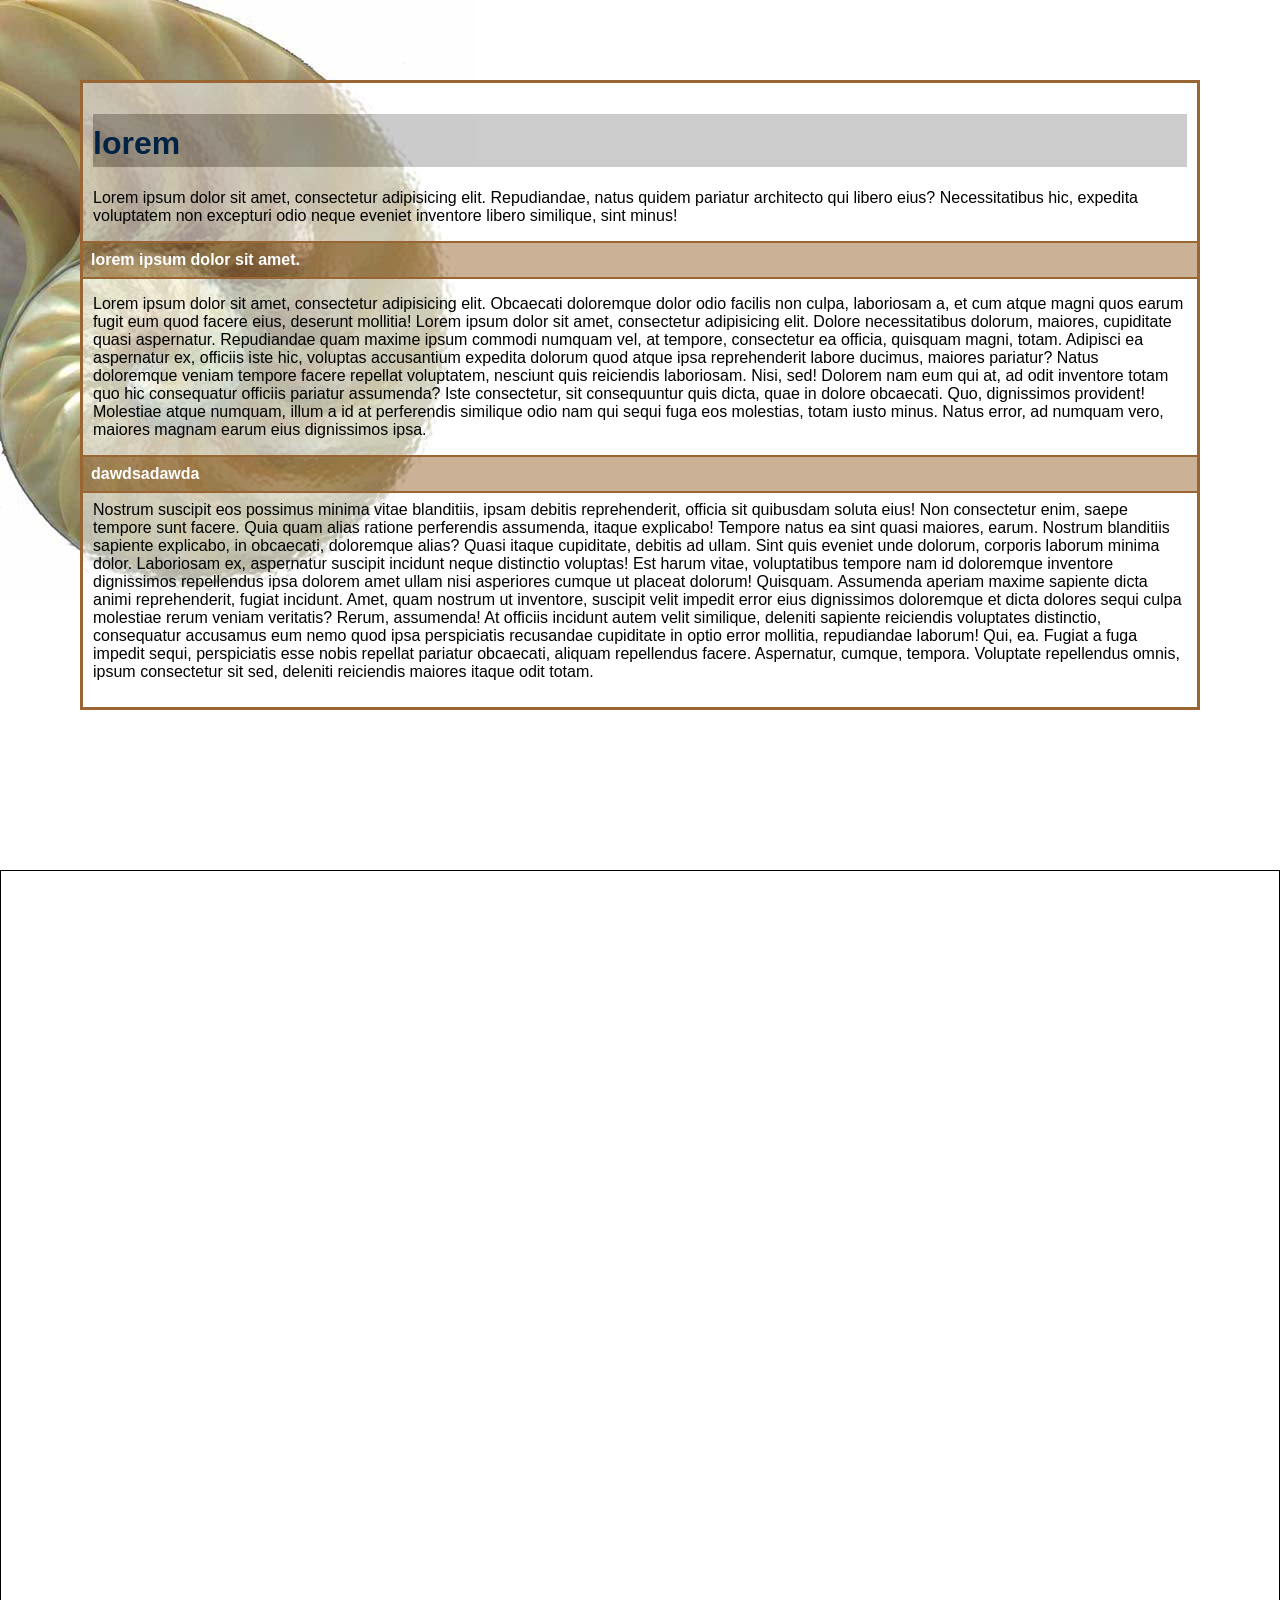
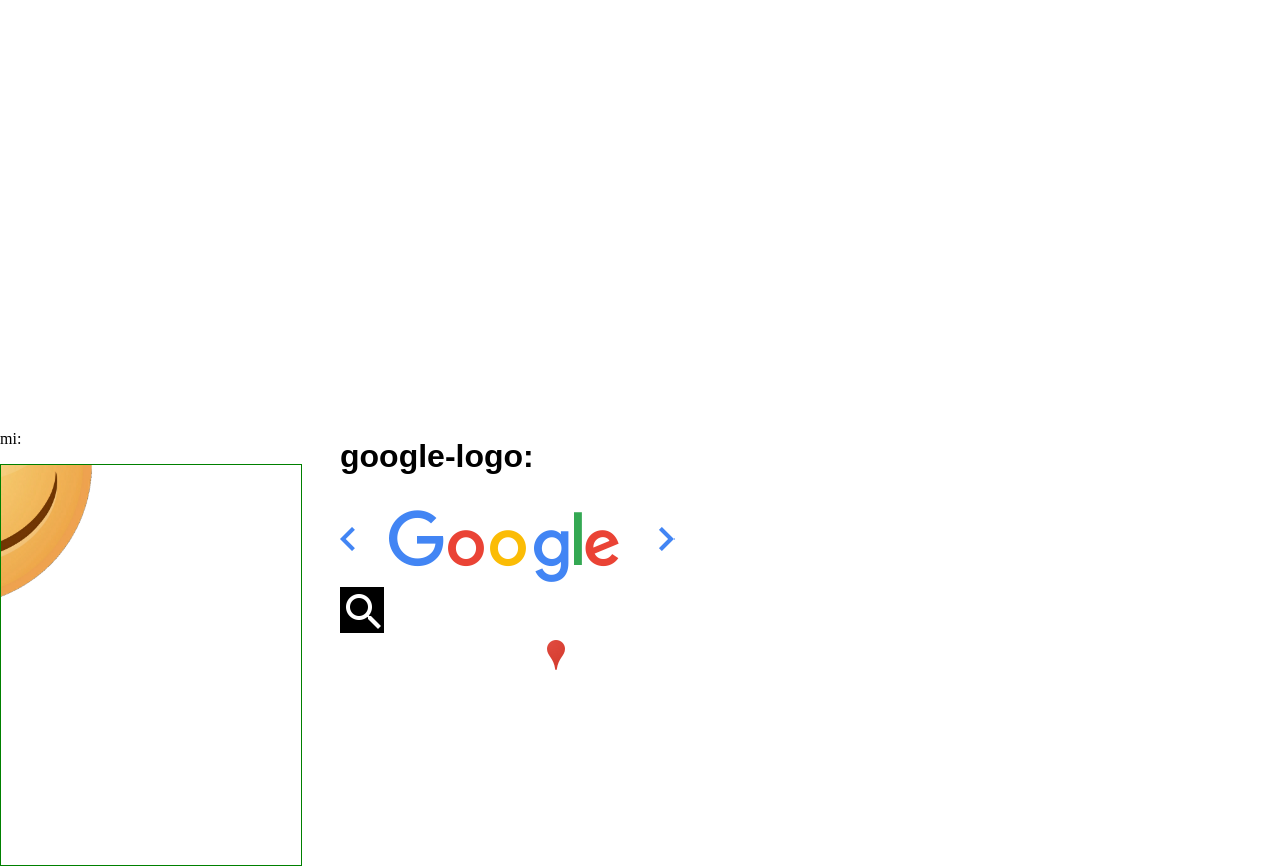
<file: background-practise.html>
<!DOCTYPE html>
<html>
<head>
  <title>background</title>
  <style type="text/css">
    body {
      background: white url(glassy-bg.jpg) 0 0 no-repeat fixed;
      margin: 0;
      padding: 0;
    }
    .book{
      background: white url(glassy-ripple.jpg) 0 0 no-repeat fixed;
      margin: 5em 5em 10em 5em;
      padding: 10px;
      csolor: black;
      font-family: Arial, sans-serif;
      border: solid #963;

    }
    h1{
      background: #ccc url(glassy-gray.jpg) 0 0 no-repeat fixed;
      padding: 0.33em 0 0.167em;
      font: bold 200% sans-serif;
      vertical-align: middle;
      color: #024;
      text-transform: lowercase;
    }
    h2{
      background: #CBB196 url(glassy-tan.jpg) 0 0 no-repeat fixed;
      font: bold 100% sans-serif;
      vertical-align: middle;
      text-transform: lowercase;
      color: white;
      padding: 0.5em;
      margin: 0 -12px 0.5em;
      border-color: #963;
      border-width: 2px 2px;
      border-style: solid;
    }
    .car-bg{
      
      background: white url(porsche-normal.jpg) 0 0 no-repeat ;
      border:1px solid;
      height: 880px;
      background-attachment: fixed;
      -webkit-background-size: 100%;
      background-size: 100%;
      margin-bottom: 100px;
    }
    .car-black{
      
      background: white url(porsche-model-black.png) 0 0 no-repeat ;
      border:1px solid;
      height: 880px;
      background-attachment: fixed;
      -webkit-background-size: 100%;
      background-size: 100%;
      margin-bottom: 0;
    }
    .car-red{
      
      background: white url(porsche-model-red.png) 0 0 no-repeat ;
      margin-top: 0;
      height: 880px;
      background-attachment: fixed;
      -webkit-background-size: 100%;
      background-size: 100%;
    }
    .mi{
      background: white url(sss.png) 0 0 no-repeat ;
      background-position: -200px -150px;
      
      margin-top: 0px;
      margin-bottom: 10px;
      height: 400px;
      width: 300px;
      -webkit-background-size: 300px 300px;
      background-size: 300px 300px;
      border:1px solid green;
      transition: .8s;
    }
    .mi:hover{
      background-position: 0 50px;
    }
    .google{
      margin-left: 340px;
      width: 440px;
      margin-top: -460px;
    }
    .google p{
      font: bold 200% sans-serif;
    }
    .google-logo1{
      width: 335px;
      height: 75px;
      background-image:  url(nav_logo242_hr.png);
      background-color: white;
      background-position: 0 2px;
    }
    .google-logo2{
      border:1px solid;
      width: 42px;
      height: 44px;
      margin-top: 5px;
      background-image:  url(nav_logo242_hr.png);
      background-color: black;
      background-repeat: no-repeat;
      background-position: -215px -110px;
    }    
    .google-logo3{
      width: auto;
      height: 34px;
      margin-top: 5px;
      margin-right: 211px;
      margin-left: 205px;
      background-image:  url(nav_logo242_hr.png);
      background-color: white;
      background-repeat: no-repeat;
      background-position: -306px -422px;
    }    
  </style>
</head>
<body>
  <div class="book">
    <h1>Lorem  </h1>
    <p>Lorem ipsum dolor sit amet, consectetur adipisicing elit. Repudiandae, natus quidem pariatur architecto qui libero eius? Necessitatibus hic, expedita voluptatem non excepturi odio neque eveniet inventore libero similique, sint minus!</p>
    <h2>Lorem ipsum dolor sit amet.</h2>
    <p>Lorem ipsum dolor sit amet, consectetur adipisicing elit. Obcaecati doloremque dolor odio facilis non culpa, laboriosam a, et cum atque magni quos earum fugit eum quod facere eius, deserunt mollitia!
      <span>Lorem ipsum dolor sit amet, consectetur adipisicing elit. Dolore necessitatibus dolorum, maiores, cupiditate quasi aspernatur. Repudiandae quam maxime ipsum commodi numquam vel, at tempore, consectetur ea officia, quisquam magni, totam.</span>
    <span>Adipisci ea aspernatur ex, officiis iste hic, voluptas accusantium expedita dolorum quod atque ipsa reprehenderit labore ducimus, maiores pariatur? Natus doloremque veniam tempore facere repellat voluptatem, nesciunt quis reiciendis laboriosam.</span>
    <span>Nisi, sed! Dolorem nam eum qui at, ad odit inventore totam quo hic consequatur officiis pariatur assumenda? Iste consectetur, sit consequuntur quis dicta, quae in dolore obcaecati. Quo, dignissimos provident!</span>
    <span>Molestiae atque numquam, illum a id at perferendis similique odio nam qui sequi fuga eos molestias, totam iusto minus. Natus error, ad numquam vero, maiores magnam earum eius dignissimos ipsa.</span>
    <h2>dawdsadawda</h2>
    <span>Nostrum suscipit eos possimus minima vitae blanditiis, ipsam debitis reprehenderit, officia sit quibusdam soluta eius! Non consectetur enim, saepe tempore sunt facere. Quia quam alias ratione perferendis assumenda, itaque explicabo!</span>
    <span>Tempore natus ea sint quasi maiores, earum. Nostrum blanditiis sapiente explicabo, in obcaecati, doloremque alias? Quasi itaque cupiditate, debitis ad ullam. Sint quis eveniet unde dolorum, corporis laborum minima dolor.</span>
    <span>Laboriosam ex, aspernatur suscipit incidunt neque distinctio voluptas! Est harum vitae, voluptatibus tempore nam id doloremque inventore dignissimos repellendus ipsa dolorem amet ullam nisi asperiores cumque ut placeat dolorum! Quisquam.</span>
    <span>Assumenda aperiam maxime sapiente dicta animi reprehenderit, fugiat incidunt. Amet, quam nostrum ut inventore, suscipit velit impedit error eius dignissimos doloremque et dicta dolores sequi culpa molestiae rerum veniam veritatis?</span>
    <span>Rerum, assumenda! At officiis incidunt autem velit similique, deleniti sapiente reiciendis voluptates distinctio, consequatur accusamus eum nemo quod ipsa perspiciatis recusandae cupiditate in optio error mollitia, repudiandae laborum! Qui, ea.</span>
    <span>Fugiat a fuga impedit sequi, perspiciatis esse nobis repellat pariatur obcaecati, aliquam repellendus facere. Aspernatur, cumque, tempora. Voluptate repellendus omnis, ipsum consectetur sit sed, deleniti reiciendis maiores itaque odit totam.</span></p>
  </div>
  <div class="car-bg"></div>
  <div class="car-black"></div>
  <div class="car-red"></div>
  <p font-size="50px" color="white">mi:</p>
  <div class="mi"></div>
  <div class="google"> 
    <p>google-logo:</p>
    <div class="google-logo1"></div>
    <div class="google-logo2"></div>
    <div class="google-logo3"></div>
  </div>
</body>
</html>
</file>
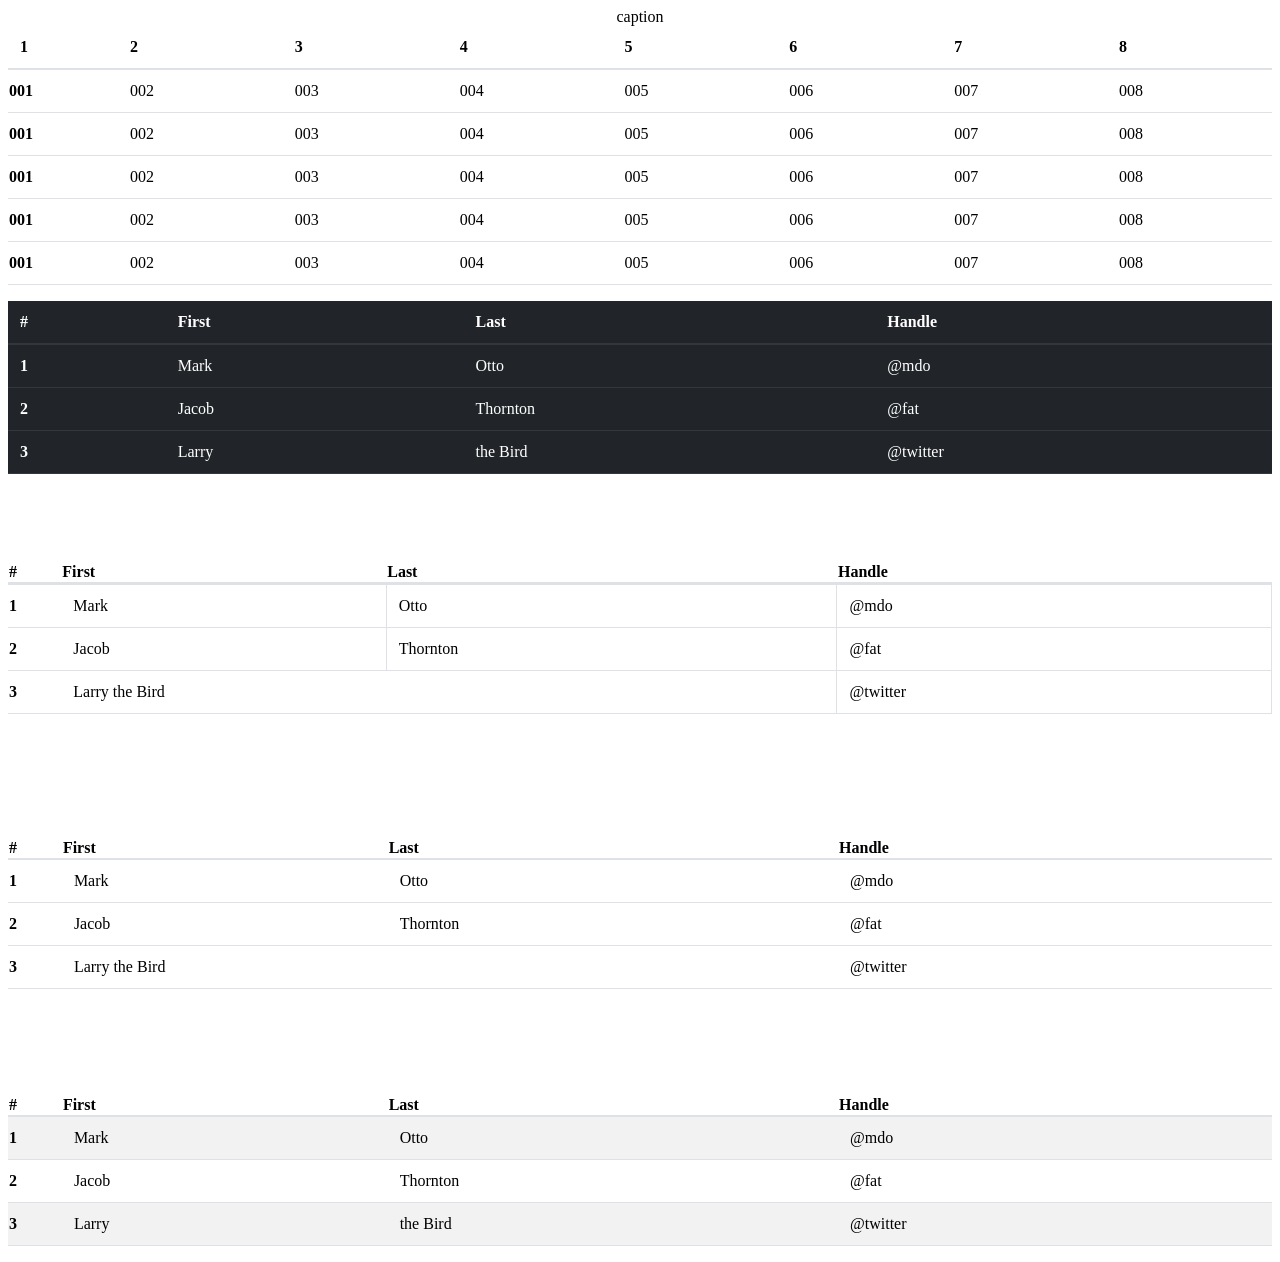
<file: bootstrap-table.html>
<!DOCTYPE html>
<html>
<head>
  <title>table</title>
  <style type="text/css">
    div[class=table-responsive]{
      overflow: scroll;
    }
    table{
      width: 100%;
      max-width: 100%;
      margin-bottom: 1rem;
      border-collapse: collapse;
      box-sizing: border-box;
      border-spacing: 2px;
      border-color: grey;
      text-align: left;
    }
    thead th[class=table-responsive1]{
      padding:0.75rem;
      vertical-align: bottom;
      border-bottom: 2px solid #dee2e6;
    }
    tr th{
      
      border-bottom: 1px solid #dee2e6;
    }
    tr td{
      padding: .75rem;
      vertical-align: top;
      border-top: 1px solid #dee2e6;
      border-bottom: 1px solid #dee2e6;
    }
    .table-dark{
      color: white;
      background-color:#212529;
    }
    .table-dark thead th{
      padding:0.75rem;
      vertical-align: bottom;
      border-bottom: 2px solid #32383e;
    }
    .table-dark tbody th{
      padding:0.75rem;
      vertical-align: bottom;
      border-bottom: 1px solid #32383e;
    }
    .table-dark tbody td{
      padding:0.75rem;
      vertical-align: bottom;
      border-bottom: 1px solid #32383e;
    }    
    





    .bordered tbody tr td{
      border-right: 1px solid #dee2e6;
    }
    .bordered thead{
      
      border-bottom: 3px solid #dee2e6;
    }
    .bordered th{
      border-bottom:  1px solid #dee2e6;
    }

    


    .table-hover{
      width: 100%;
      max-width: 100%;
      margin-bottom: 1rem;
      border-collapse: collapse;
      box-sizing: border-box;
      border-spacing: 2px;
      border-color: grey;
      text-align: left;
    }
    .table-hover tbody :hover{
      background-color: rgb(236,236,236);
    }
    .table-hover thead th{
      
      border-bottom:  2px solid #dee2e6;
    }
    .table-hover tbody th{
      
      border-bottom:  1px solid #dee2e6;
    }


    .table-striped tbody tr:nth-child(2n-1){
      background-color: rgb(242,242,242);
    }
    .table-striped thead th{
      border-bottom:  2px solid #dee2e6;
    }
    .table-striped tbody th{
      border-bottom:  1px solid #dee2e6;
    }





  </style>
</head>
<body>
  <div class="table-responsive">
    <table class="table-responsive">
      <caption class="table-responsive">caption</caption>
      <thead class="table-responsive">
        <th class="table-responsive1">1</th>
        <th class="table-responsive1">2</th>
        <th class="table-responsive1">3</th>
        <th class="table-responsive1">4</th>
        <th class="table-responsive1">5</th>
        <th class="table-responsive1">6</th>
        <th class="table-responsive1">7</th>
        <th class="table-responsive1">8</th>
      </thead>
      <tr class="table-responsive">
        <th class="table-responsive">001</th>
        <td>002</td>
        <td>003</td>
        <td>004</td>
        <td>005</td>
        <td>006</td>
        <td>007</td>
        <td>008</td>
      </tr>
      <tr class="table-responsive">
        <th class="table-responsive">001</th>
        <td>002</td>
        <td>003</td>
        <td>004</td>
        <td>005</td>
        <td>006</td>
        <td>007</td>
        <td>008</td>
      </tr>
      <tr class="table-responsive">
        <th class="table-responsive">001</th>
        <td>002</td>
        <td>003</td>
        <td>004</td>
        <td>005</td>
        <td>006</td>
        <td>007</td>
        <td>008</td>
      </tr>
      <tr class="table-responsive">
        <th class="table-responsive">001</th>
        <td>002</td>
        <td>003</td>
        <td>004</td>
        <td>005</td>
        <td>006</td>
        <td>007</td>
        <td>008</td>
      </tr>
      <tr class="table-responsive">
        <th class="table-responsive">001</th>
        <td>002</td>
        <td>003</td>
        <td>004</td>
        <td>005</td>
        <td>006</td>
        <td>007</td>
        <td>008</td>
      </tr>
    </table>
  </div>
  
  <table class="table-dark">
  <thead>
    <tr>
      <th scope="col">#</th>
      <th scope="col">First</th>
      <th scope="col">Last</th>
      <th scope="col">Handle</th>
    </tr>
  </thead>
  <tbody>
    <tr>
      <th scope="row">1</th>
      <td>Mark</td>
      <td>Otto</td>
      <td>@mdo</td>
    </tr>
    <tr>
      <th scope="row">2</th>
      <td>Jacob</td>
      <td>Thornton</td>
      <td>@fat</td>
    </tr>
    <tr>
      <th scope="row">3</th>
      <td>Larry</td>
      <td>the Bird</td>
      <td>@twitter</td>
    </tr>
  </tbody>
</table>
<br><br><br><br>






<table class="bordered">
  <thead>
    <tr>
      <th scope="col">#</th>
      <th scope="col">First</th>
      <th scope="col">Last</th>
      <th scope="col">Handle</th>
    </tr>
  </thead>
  <tbody>
    <tr>
      <th scope="row">1</th>
      <td>Mark</td>
      <td>Otto</td>
      <td>@mdo</td>
    </tr>
    <tr>
      <th scope="row">2</th>
      <td>Jacob</td>
      <td>Thornton</td>
      <td>@fat</td>
    </tr>
    <tr>
      <th scope="row">3</th>
      <td colspan="2">Larry the Bird</td>
      <td>@twitter</td>
    </tr>
  </tbody>
</table>
<br><br><br><br><br><br>

<table class="table-hover">
  <thead>
    <tr>
      <th scope="col">#</th>
      <th scope="col">First</th>
      <th scope="col">Last</th>
      <th scope="col">Handle</th>
    </tr>
  </thead>
  <tbody>
    <tr>
      <th scope="row">1</th>
      <td>Mark</td>
      <td>Otto</td>
      <td>@mdo</td>
    </tr>
    <tr>
      <th scope="row">2</th>
      <td>Jacob</td>
      <td>Thornton</td>
      <td>@fat</td>
    </tr>
    <tr>
      <th scope="row">3</th>
      <td colspan="2">Larry the Bird</td>
      <td>@twitter</td>
    </tr>
  </tbody>
</table>
<br><br><br><br><br>

<table class="table-striped">
  <thead>
    <tr>
      <th scope="col">#</th>
      <th scope="col">First</th>
      <th scope="col">Last</th>
      <th scope="col">Handle</th>
    </tr>
  </thead>
  <tbody>
    <tr>
      <th scope="row">1</th>
      <td>Mark</td>
      <td>Otto</td>
      <td>@mdo</td>
    </tr>
    <tr>
      <th scope="row">2</th>
      <td>Jacob</td>
      <td>Thornton</td>
      <td>@fat</td>
    </tr>
    <tr>
      <th scope="row">3</th>
      <td>Larry</td>
      <td>the Bird</td>
      <td>@twitter</td>
    </tr>
  </tbody>
</table>




</body>
</html>
</file>
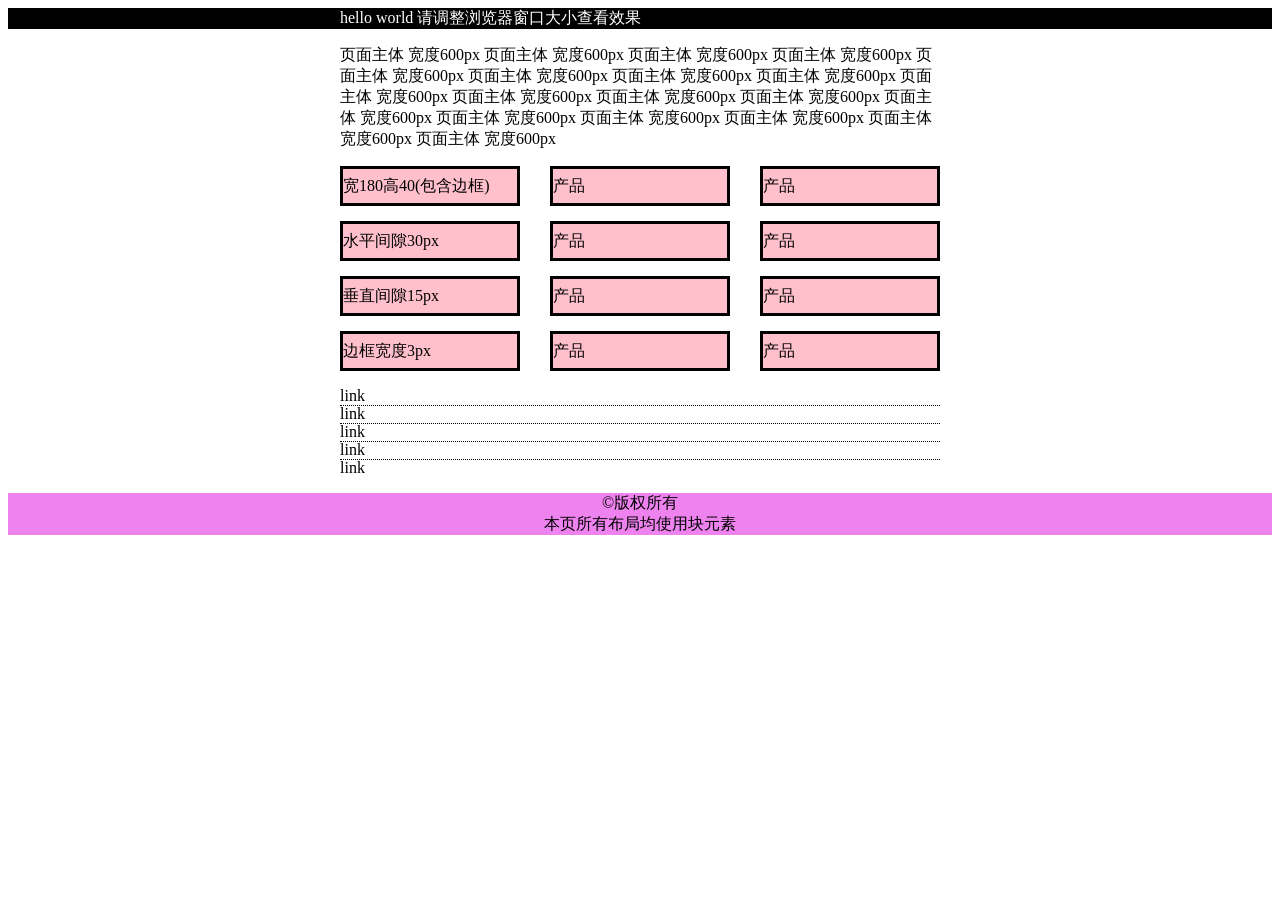
<file: css-block-layout.html>
<!DOCTYPE html>
<meta name="robots" content="noindex">
<html ng-app="app">
<head>
  <meta charset="utf-8">
  <meta name="viewport" content="width=device-width">
  <title>JS Bin</title>
<style id="jsbin-css">
header{
  color:  white;
  background-color: black;
  padding-left: calc(50% - 300px);
  padding-right: calc(50% - 300px);
}
main{
  width: 600px;
  margin: auto;
  margin-top: 1em;
}
.boxs{
  padding: 0px;
  list-style: none;
}
.boxs>li:hover{
  background-color: red;
}
.boxs>li{
  border:3px solid;
  width: 174px;
  height: 34px;
  background-color: pink;
  margin-bottom: 15px;
  margin-right: 15px;
  line-height: 34px;
}
.boxs>li:nth-child(n+5){
  margin-left: 210px;
}
.boxs>li:nth-child(n+9){
  margin-left: 420px;
}
.boxs>li:nth-child(4n+5){
  margin-top: -220px;
}
.ul{
  padding: 0px;
  overflow: hidden;
}
.ul>li{
  border-bottom:1px dotted;
  list-style: none;
  overflow: hidden;
  margin-bottom: -1px;
}
footer>div{
  background-color: #EE82EE;
  text-align: center;
}





</style>
</head>
<body>
  <header>hello world 请调整浏览器窗口大小查看效果</header>
  
  <main>
    
    <div>页面主体 宽度600px 页面主体 宽度600px 页面主体 宽度600px 页面主体 宽度600px 页面主体 宽度600px 页面主体 宽度600px 页面主体 宽度600px 页面主体 宽度600px 页面主体 宽度600px 页面主体 宽度600px 页面主体 宽度600px 页面主体 宽度600px 页面主体 宽度600px 页面主体 宽度600px 页面主体 宽度600px 页面主体 宽度600px 页面主体 宽度600px 页面主体 宽度600px</div>
    
    <ul class="boxs">
      <li>宽180高40(包含边框)</li>
      <li>水平间隙30px</li>
      <li>垂直间隙15px</li>
      <li>边框宽度3px</li>
      <li>产品</li>
      <li>产品</li>
      <li>产品</li>
      <li>产品</li>
      <li>产品</li>
      <li>产品</li>
      <li>产品</li>
      <li>产品</li>
    </ul>
    
    <ul class="ul">
      <li>link</li>
      <li>link</li>
      <li>link</li>
      <li>link</li>
      <li>link</li>
    </ul>
    
  </main>
  
  <footer>
    <div>&copy;版权所有 <br>
    本页所有布局均使用块元素</div>
  </footer>
  
</body>
</html>
</file>
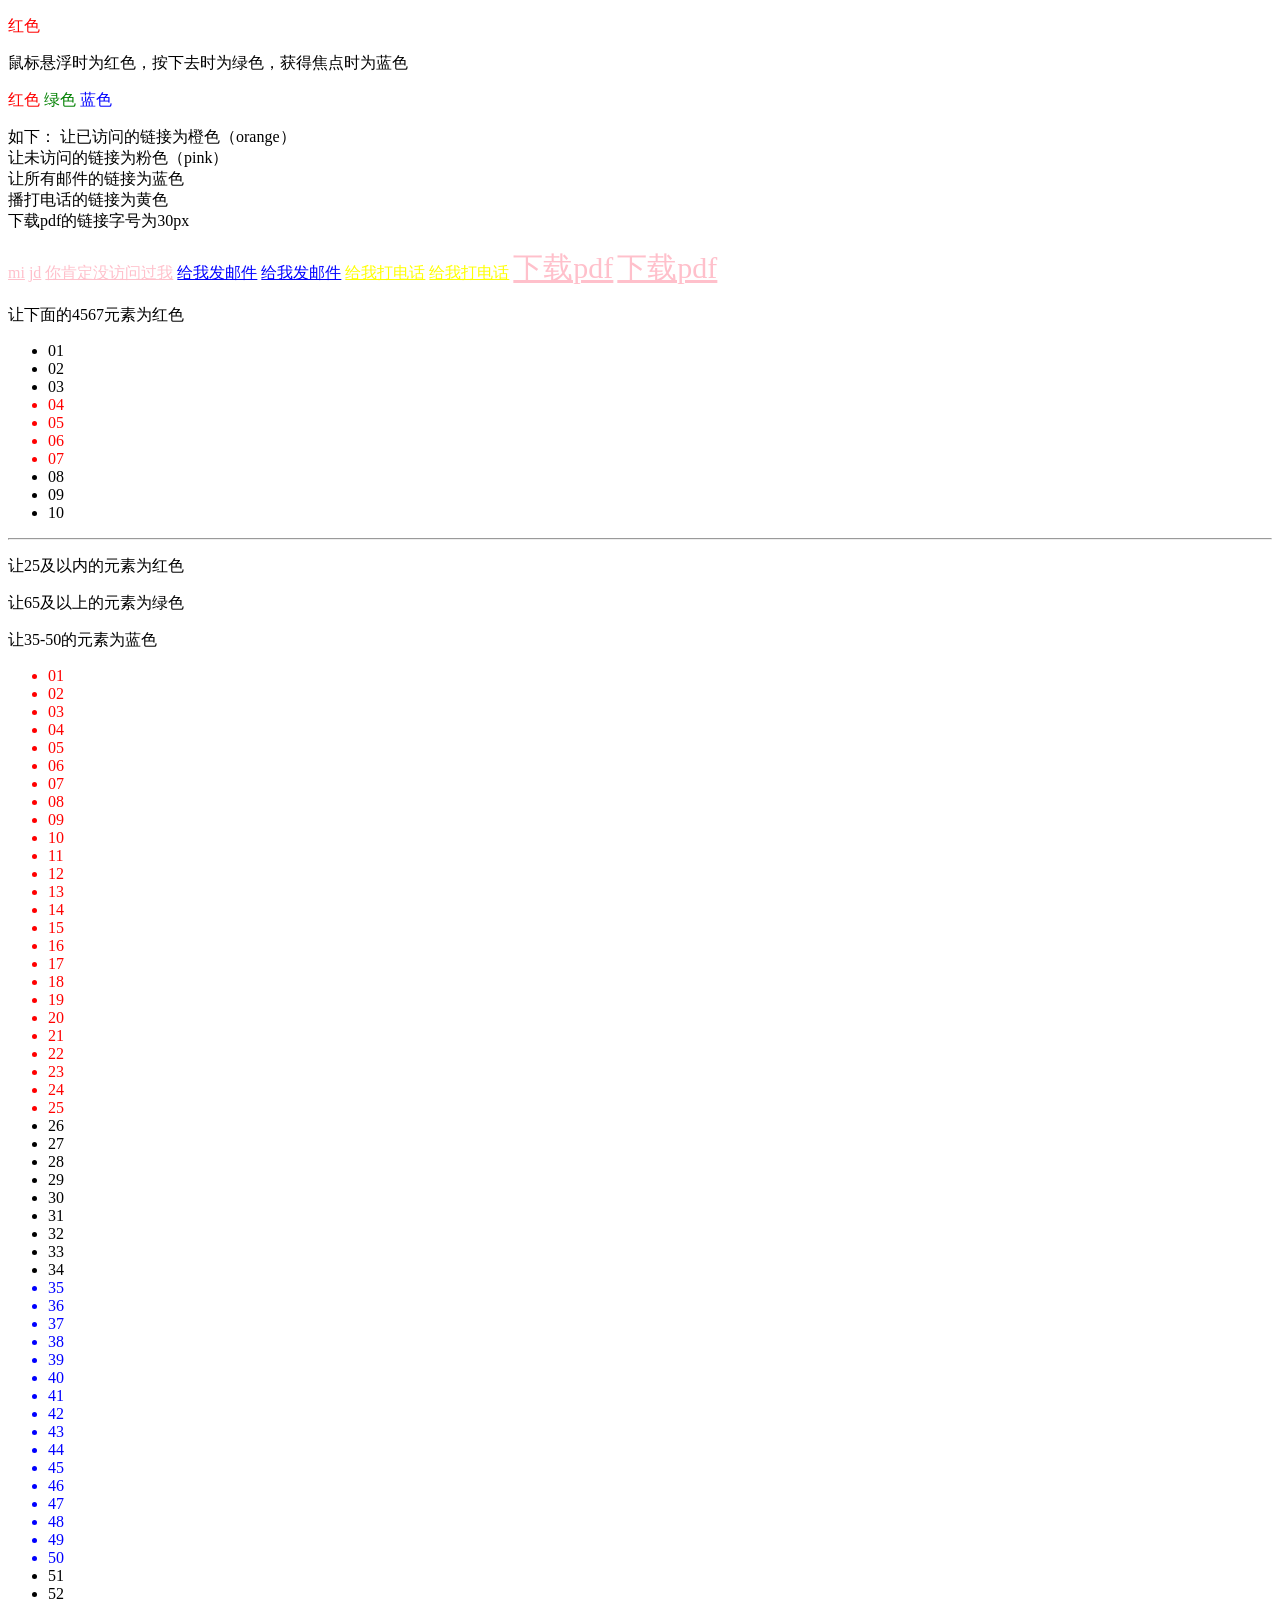
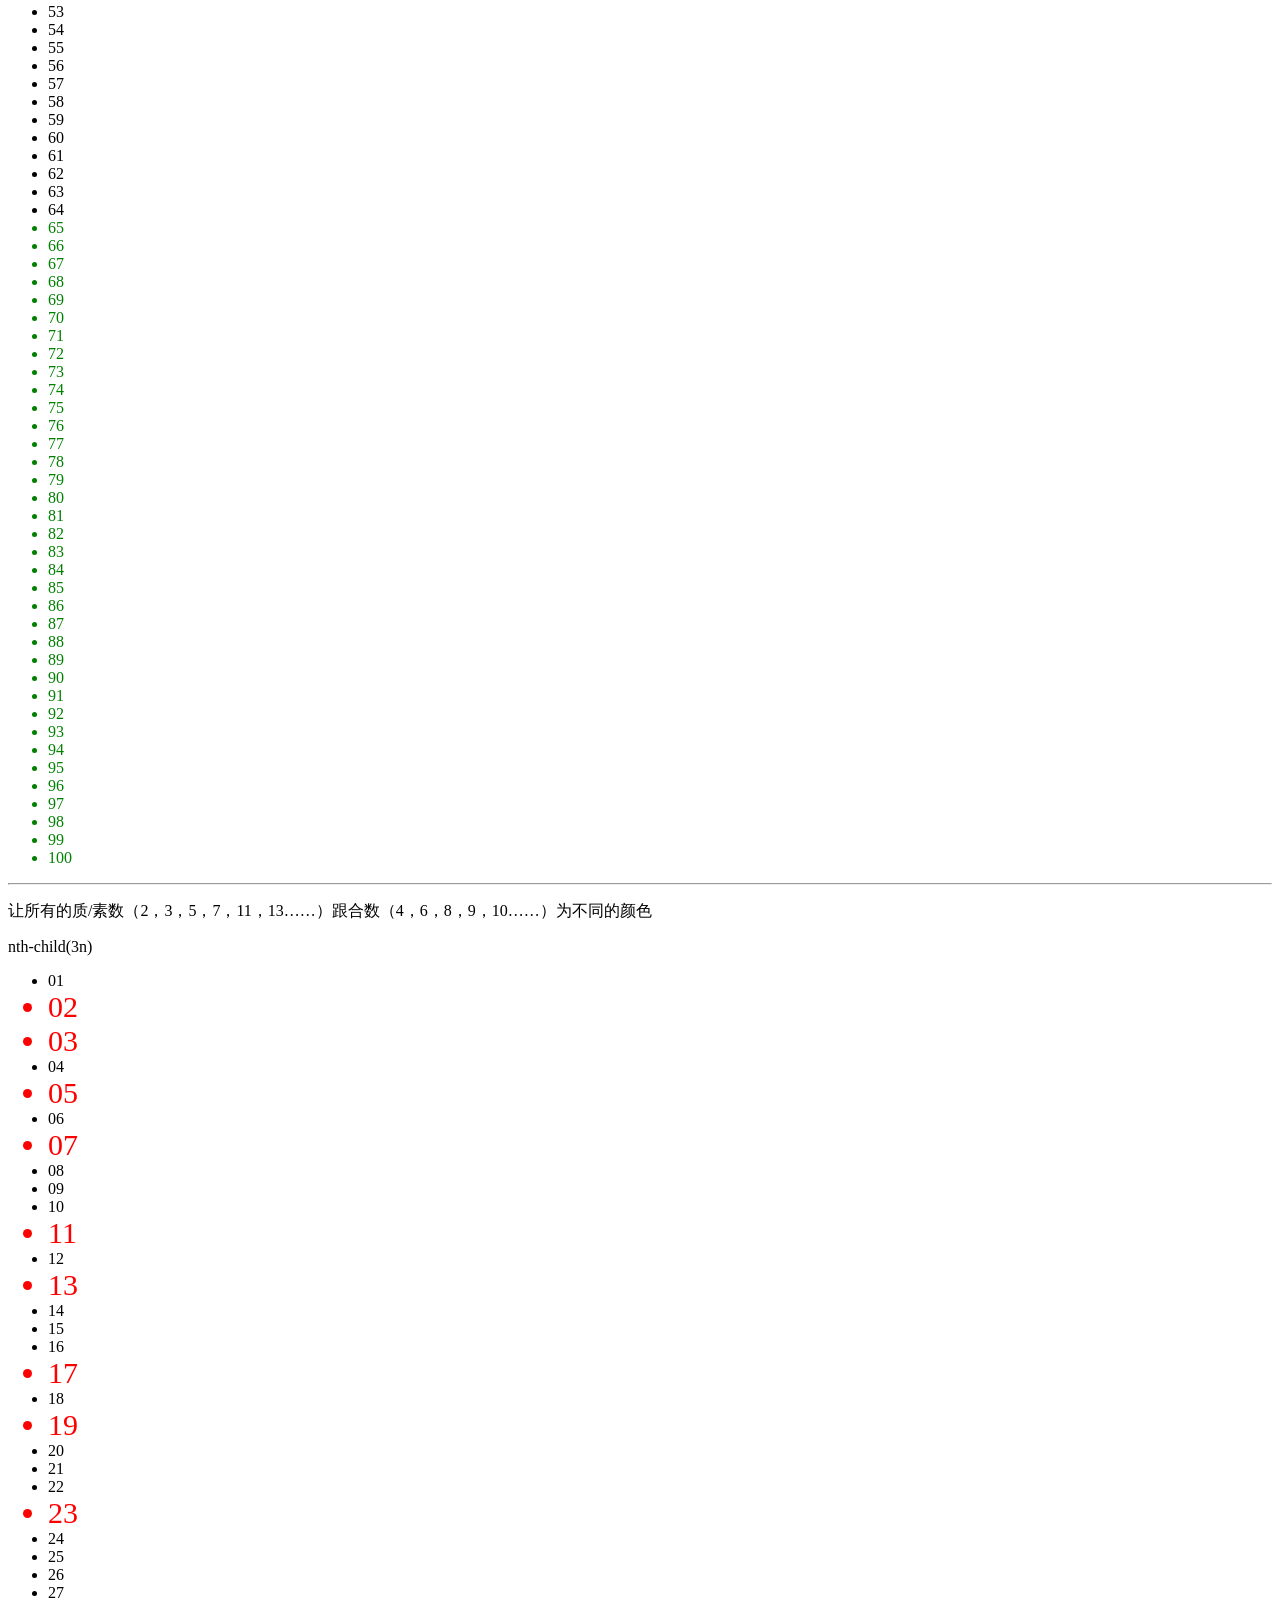
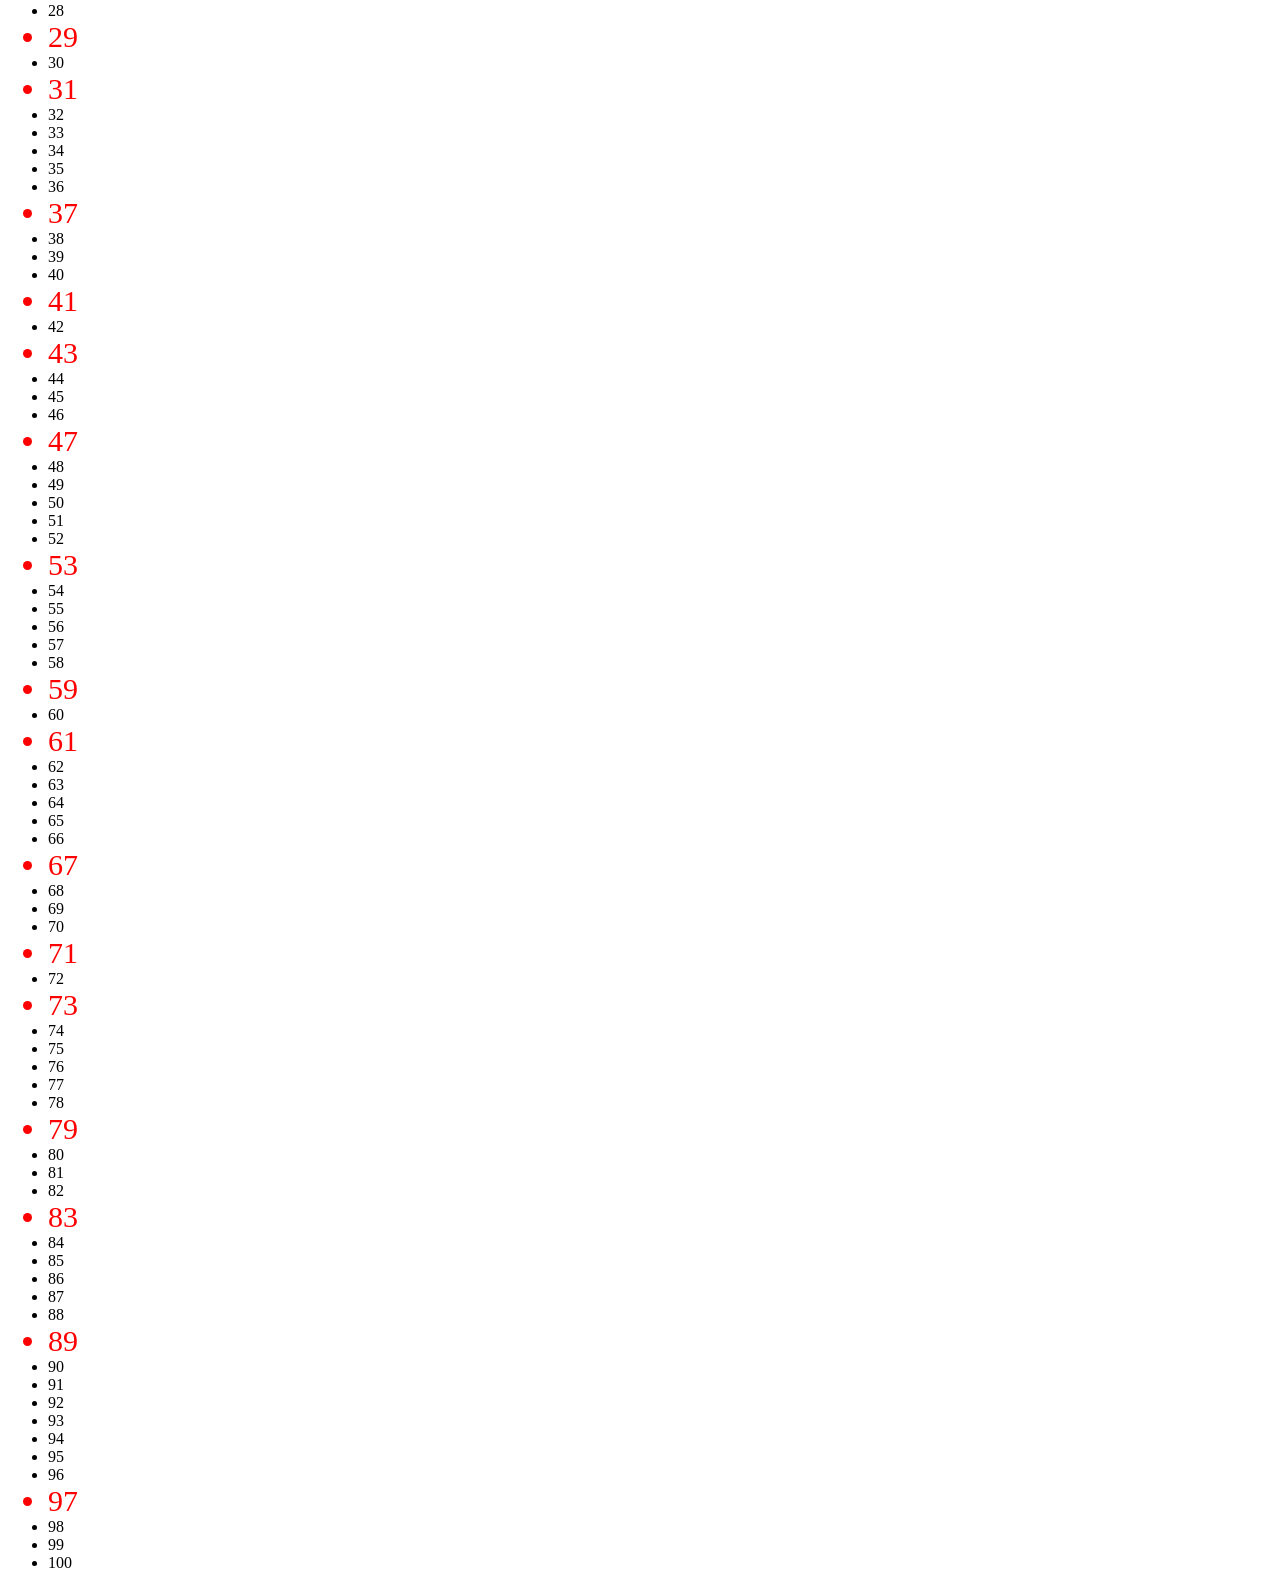
<file: css-selector-practise.html>
<!DOCTYPE html>
<html lang="en">
  <head>
    <meta charset="utf-8">
    <title>Document</title>
    <style>
      /* YOUR STYLE GOES HERE */
      /* 不得改变页面的任何html结构 */
      body>p:first-child {
        color: red;
      }
      .a[tabindex="-1"]:hover{
        color: red;
      }
      .a[tabindex="-1"]:focus{
        color: blue;
      }
      .a[tabindex="-1"]:active{
        color: green;
      }
      p>span:first-child{
        color: red;
      }
      p>span>span:first-child{
        color: green;
      }
      p>span>span:last-child{
        color: blue;
      }
      a:link{color:pink;}
      a:visited{color:orange;}
      a[href^="mailto:"]{color:blue;}
      a[href^="tel:"]{color:yellow;}
      a[href$=".pdf"i]{font-size: 30px;}
      .a>ul>li:nth-child(n+4):nth-child(-n+7){color:red;}
      .b>ul>li:nth-child(-n+25){color:red;}
      .b>ul>li:nth-child(n+65){color:green;}
      .b>ul>li:nth-child(n+35):nth-child(-n+50){color:blue;}

    </style>
  </head>

  <body>
    <p>红色</p>

    <p class="a" tabindex="-1">鼠标悬浮时为红色，按下去时为绿色，获得焦点时为蓝色</p>

    <p class="a c">
      <span>
        红色
        <span>绿色</span>
        <span>蓝色</span>
      </span>
    </p>

    <div>
      <p>
        如下：
        让已访问的链接为橙色（orange） <br>
        让未访问的链接为粉色（pink） <br>
        让所有邮件的链接为蓝色 <br>
        播打电话的链接为黄色<br>
        下载pdf的链接字号为30px<br>
      </p>
      <a href="https://www.mi.com/">mi</a>
      <a href="https://www.jd.com/">jd</a>
      <a href="https://www.lksdjfwief.com/">你肯定没访问过我</a>
      <a href="mailto:a@b.com">给我发邮件</a>
      <a href="mailto:a@b.com">给我发邮件</a>
      <a href="tel:12345678">给我打电话</a>
      <a href="tel:12345678">给我打电话</a>
      <a href="aaa.pdf">下载pdf</a>
      <a href="aaa.PDF">下载pdf</a>
    </div>

    <div class="a">
      <p>让下面的4567元素为红色</p>
      <ul>
        <li>01</li>
        <li>02</li>
        <li>03</li>
        <li>04</li>
        <li>05</li>
        <li>06</li>
        <li>07</li>
        <li>08</li>
        <li>09</li>
        <li>10</li>
      </ul>
    </div>

    <hr>

    <div class="b">
      <p>让25及以内的元素为红色</p>
      <p>让65及以上的元素为绿色</p>
      <p>让35-50的元素为蓝色</p>
      <ul>
        <li>01</li>
        <li>02</li>
        <li>03</li>
        <li>04</li>
        <li>05</li>
        <li>06</li>
        <li>07</li>
        <li>08</li>
        <li>09</li>
        <li>10</li>
        <li>11</li>
        <li>12</li>
        <li>13</li>
        <li>14</li>
        <li>15</li>
        <li>16</li>
        <li>17</li>
        <li>18</li>
        <li>19</li>
        <li>20</li>
        <li>21</li>
        <li>22</li>
        <li>23</li>
        <li>24</li>
        <li>25</li>
        <li>26</li>
        <li>27</li>
        <li>28</li>
        <li>29</li>
        <li>30</li>
        <li>31</li>
        <li>32</li>
        <li>33</li>
        <li>34</li>
        <li>35</li>
        <li>36</li>
        <li>37</li>
        <li>38</li>
        <li>39</li>
        <li>40</li>
        <li>41</li>
        <li>42</li>
        <li>43</li>
        <li>44</li>
        <li>45</li>
        <li>46</li>
        <li>47</li>
        <li>48</li>
        <li>49</li>
        <li>50</li>
        <li>51</li>
        <li>52</li>
        <li>53</li>
        <li>54</li>
        <li>55</li>
        <li>56</li>
        <li>57</li>
        <li>58</li>
        <li>59</li>
        <li>60</li>
        <li>61</li>
        <li>62</li>
        <li>63</li>
        <li>64</li>
        <li>65</li>
        <li>66</li>
        <li>67</li>
        <li>68</li>
        <li>69</li>
        <li>70</li>
        <li>71</li>
        <li>72</li>
        <li>73</li>
        <li>74</li>
        <li>75</li>
        <li>76</li>
        <li>77</li>
        <li>78</li>
        <li>79</li>
        <li>80</li>
        <li>81</li>
        <li>82</li>
        <li>83</li>
        <li>84</li>
        <li>85</li>
        <li>86</li>
        <li>87</li>
        <li>88</li>
        <li>89</li>
        <li>90</li>
        <li>91</li>
        <li>92</li>
        <li>93</li>
        <li>94</li>
        <li>95</li>
        <li>96</li>
        <li>97</li>
        <li>98</li>
        <li>99</li>
        <li>100</li>
      </ul>
    </div>

    <hr>

    <style>
        .prime ul {
            color: red;
        }
        
        .prime ul li:nth-child(1),
        .prime ul li:nth-child(2n + 4),
        .prime ul li:nth-child(3n + 9),
        .prime ul li:nth-child(5n + 25),
        .prime ul li:nth-child(7n + 49) {
            color: black;
        }

        .prime ul li:not(:nth-child(1)):not(:nth-child(2n + 4)):not(:nth-child(3n + 9)):not(:nth-child(5n + 25)):not(:nth-child(7n + 49)) {
            font-size: 30px;
        }
    </style>

    <div class="prime">
      <p>让所有的质/素数（2，3，5，7，11，13……）跟合数（4，6，8，9，10……）为不同的颜色</p>
      nth-child(3n)
      <ul>
        <li>01</li>
        <li>02</li>
        <li>03</li>
        <li>04</li>
        <li>05</li>
        <li>06</li>
        <li>07</li>
        <li>08</li>
        <li>09</li>
        <li>10</li>
        <li>11</li>
        <li>12</li>
        <li>13</li>
        <li>14</li>
        <li>15</li>
        <li>16</li>
        <li>17</li>
        <li>18</li>
        <li>19</li>
        <li>20</li>
        <li>21</li>
        <li>22</li>
        <li>23</li>
        <li>24</li>
        <li>25</li>
        <li>26</li>
        <li>27</li>
        <li>28</li>
        <li>29</li>
        <li>30</li>
        <li>31</li>
        <li>32</li>
        <li>33</li>
        <li>34</li>
        <li>35</li>
        <li>36</li>
        <li>37</li>
        <li>38</li>
        <li>39</li>
        <li>40</li>
        <li>41</li>
        <li>42</li>
        <li>43</li>
        <li>44</li>
        <li>45</li>
        <li>46</li>
        <li>47</li>
        <li>48</li>
        <li>49</li>
        <li>50</li>
        <li>51</li>
        <li>52</li>
        <li>53</li>
        <li>54</li>
        <li>55</li>
        <li>56</li>
        <li>57</li>
        <li>58</li>
        <li>59</li>
        <li>60</li>
        <li>61</li>
        <li>62</li>
        <li>63</li>
        <li>64</li>
        <li>65</li>
        <li>66</li>
        <li>67</li>
        <li>68</li>
        <li>69</li>
        <li>70</li>
        <li>71</li>
        <li>72</li>
        <li>73</li>
        <li>74</li>
        <li>75</li>
        <li>76</li>
        <li>77</li>
        <li>78</li>
        <li>79</li>
        <li>80</li>
        <li>81</li>
        <li>82</li>
        <li>83</li>
        <li>84</li>
        <li>85</li>
        <li>86</li>
        <li>87</li>
        <li>88</li>
        <li>89</li>
        <li>90</li>
        <li>91</li>
        <li>92</li>
        <li>93</li>
        <li>94</li>
        <li>95</li>
        <li>96</li>
        <li>97</li>
        <li>98</li>
        <li>99</li>
        <li>100</li>
      </ul>
    </div>
  </body>
</html>
</file>
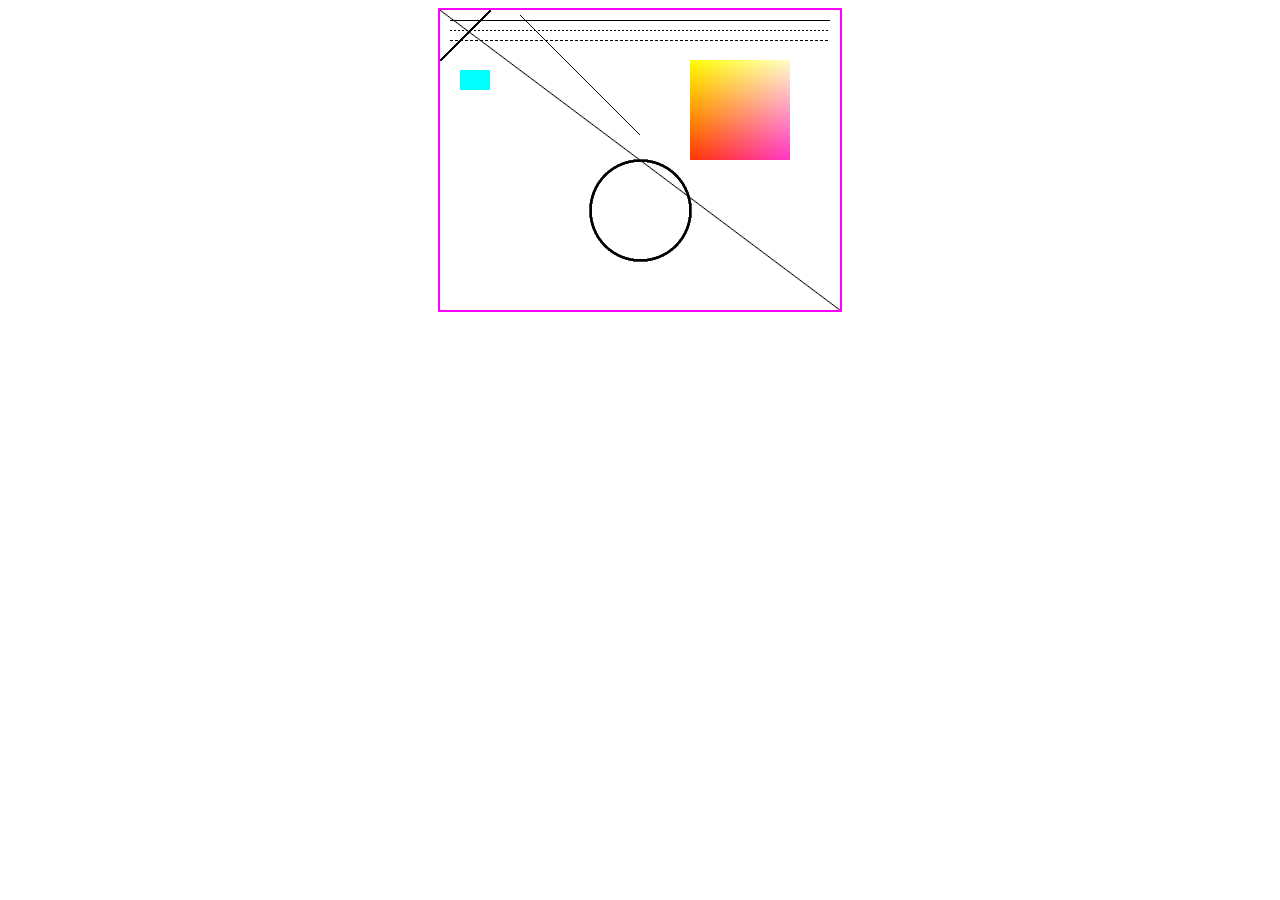
<file: paint.html>
<!DOCTYPE html>
<html lang="en">
<head>
  <meta charset="UTF-8">
  <title>画图</title>
  <style>
    canvas {
      border: 2px solid #f0f;
      display: block;
      margin: auto;
    }
  </style>
</head>
<body>
  <canvas width="400" height="300"></canvas>
</body>
<script>
  var cvs = document.querySelector('canvas')
  var ctx = cvs.getContext('2d')

  function dot(x, y, color = 'black') {
    ctx.fillStyle = color
    ctx.fillRect(x, y, 1, 1)
  }
</script>
<script>
  // YOUR CODE GOES HERE
  var a = 10
  var b = 10  //第一条实线起点(10,10)
  for (a = 10; a < 390; a++){
    dot(a,b,'black')
  }

  var c = 10
  var d = 20   //第二条线（虚线）起点（10,20）
  for (c = 10; c < 390; c = c + 3){
    dot(c,d,'black')
    c++
    dot(c,d,'black')
  }

  var e = 10
  var f = 30   //第三条线（虚线）起点（10,30）
  for (e = 10; e < 390; e = e + 3){
    dot(e,f,'black')
    e++
    dot(e,f,'black')
    e++
    dot(e,f,'black')
  }

  var g = 80
  var h = 4   //45°斜线起点（80,5）  h先自加一个再画点
  for (g = 80; g < 200; g++){
    h++
    dot(g,h,'black')
  }

  var j = 0
  var k = 0   //对角线起点（0,0） 
  for (var i = 0; i < 500; i++){   //对角线长度为500 横轴 竖轴同步增加相应的距离
    dot(j,k,'black')
    j = j + 4 / 5
    k = k + 3 / 5
  }


  var m = 20
  var n = 60   //实心矩形左上角（20,20） 
  for (n = 60; n < 80; n++){   // 矩形宽20
    for (m = 20; m < 50; m++){  //矩形长30
      dot(m,n,'aqua')
    }
  }

  var o1 = 200
  var o2 = 200   //圆心（200,200）  
  var o3 = 0
  var o4 = 0
  for (o3 = 0;o3 < 299; o3 = o3 + 0.5){
    for (o4 = 0;o4 < 399; o4 = o4 + 0.5){
      if(((o3 - o1) ** 2 + (o4 - o2) ** 2) < 50**2 + 100 && ((o3 - o1) ** 2 + (o4 - o2) ** 2) > 50**2 - 100){     //半径50
        dot(o3,o4,'black')
      }
    }
  }
  


  var o3 = 50                                 //斜线 45°
  var o4 = 0
  for (o3 =50; o3 > 0; o3 = o3 - 0.05/50){
    dot(o3,o4,'black')
    o4 = o4 + 0.05/50
  }

  var s = 250                   //色彩空间起点
  var t = 50

  var r1 = 255
  var g1 = 255
  var b1 = 0

  for (t = 50; t < 150; t++){
    g1 = g1 - 2
    b1 = 0
    debugger
    for (s = 250; s < 350; s++ ){
      b1 = b1 + 2
      vColor = 'rgb(255, ' + g1 + ',' + b1 + ')'
      dot(s,t,vColor)
    }
    
  }                    
  // for (var i = 220; i < 260; i++) {
  //   for (var j = 220; j < 260; j++) {
  //     vColor = 'rgb(255, ' + 6 * (260 - i) + ',' + 6 * (j - 220) + ")"
  //     dot(i, j, vColor)
  //   }
  // }


</script>
</html>
</file>
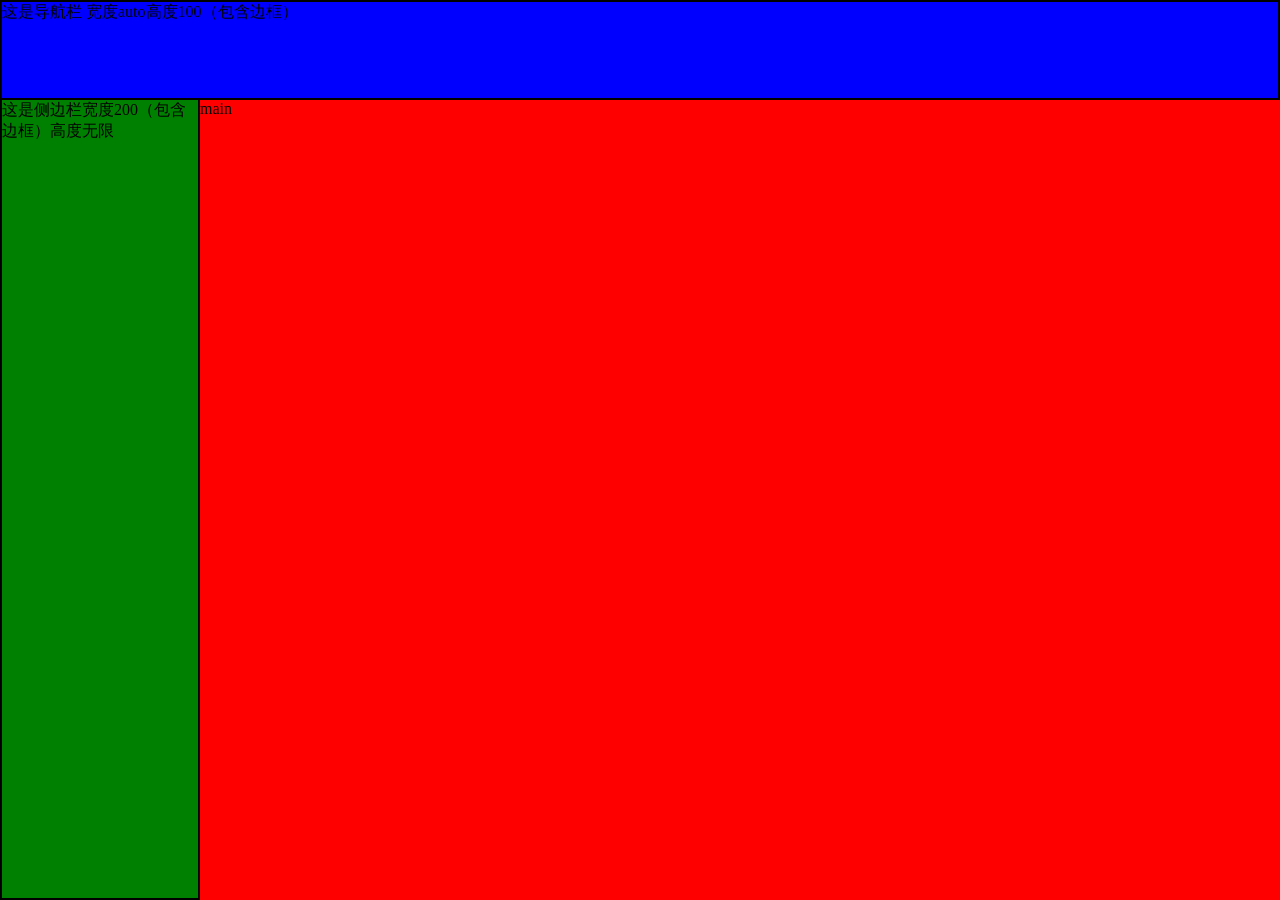
<file: qq-mail.html>
<!DOCTYPE html>
<html >
<head>
  <meta charset="utf-8">
  <title>qq-mail</title>
<style >
html,body{
  margin:0;
  padding: 0;
}
html{
  width: 100%;
}
body{
  height: 100%;
}
.导航栏{
  background-color: blue;
  border: 2px solid;
  height: 96px;
  margin:0px;
  width: auto;
}
.侧边栏{
  position: absolute; /*绝对定位*/
  background-color: green;
  top:100px;        /*搞不懂*/
  /*html和body需设置padding*/
  width: 196px;
  border: 2px solid;
  border-top: none;
  bottom:0;
}
/*检查html像素为1042*116
  导航栏宽度为auto 实际为1022*96*/
   /* QQ邮箱的属性：
    position: absolute;   
    top: 77px;
    width: 179px;
    bottom: 0;         */
.main{
  background-color: red;
  margin-left: 200px;
  margin-top: 0;
  height: calc(100vh - 100px);
}
</style>
</head>
<body>
  <div class="导航栏">这是导航栏<span> 宽度auto高度100（包含边框）</span></div>
  <div class="侧边栏"><span>这是侧边栏宽度200（包含边框）高度无限</span></div>
  <div class="main">main</div>
</body>
</file>
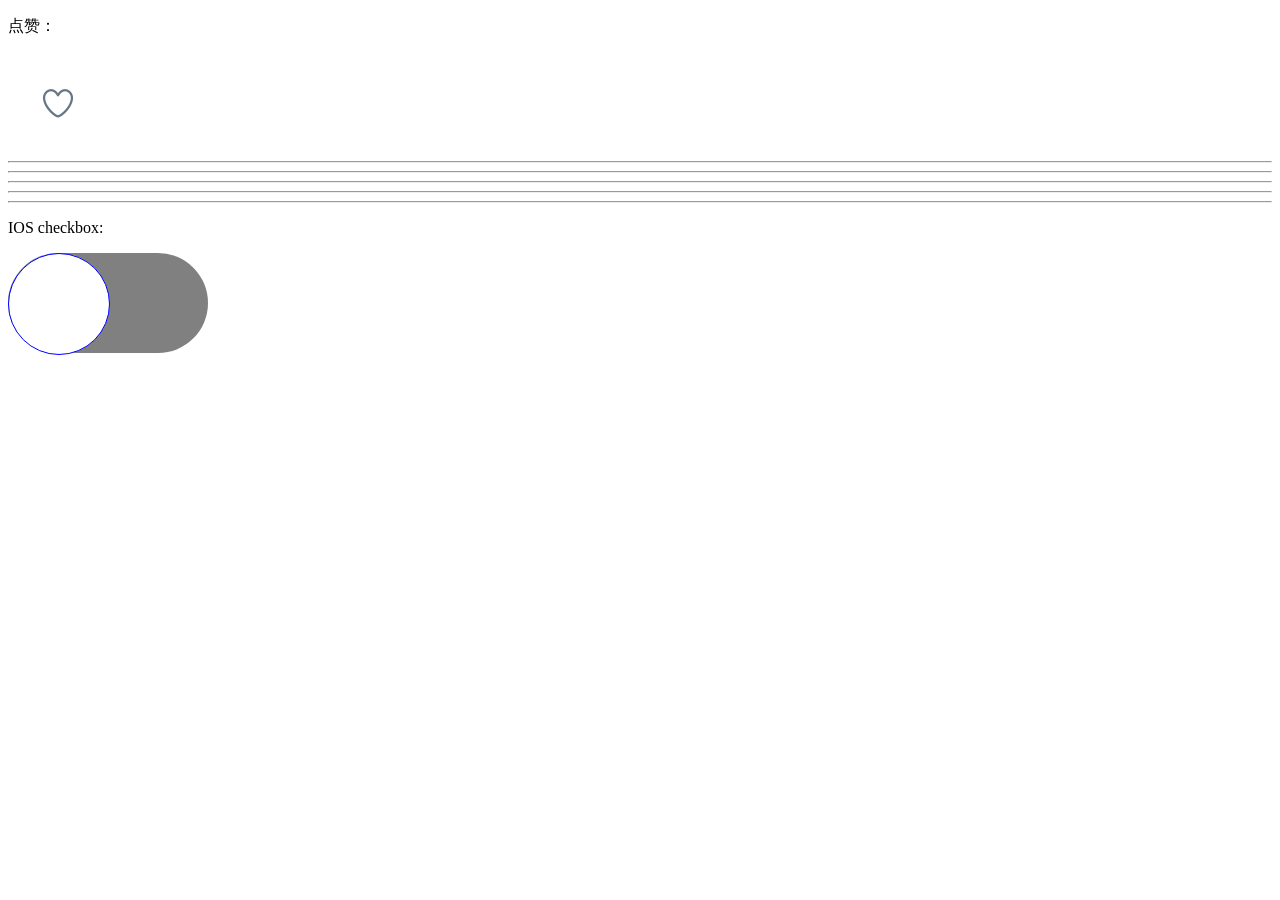
<file: twitter.html>
<!DOCTYPE html>
<html>
<head>
  <title>twitter dianzan</title>
  <style type="text/css">
    .dianzan{
      display: none;
    }
    .box{
      width: 100px;
      height: 100px;
      xborder: 1px solid;
      background-color: white;
      background-image: url(web_heart_animation_edge.png);
      xtransition-duration: .8s;
      xtransition-timing-function: steps(28);
    }
    input:checked + label .box
    {
      background-position: -2800px 0px;
      transition-duration: .8s;
      transition-timing-function: steps(28);
    }
    .ios{
      position: relative;
      height: 100px;
      width: 200px;
      background-color: gray;
      border-radius: 99999px;
      transition-duration: 1s;
    }
    .yuan{  
      xmargin: 0px;
      border:1px solid blue;
      position: absolute;
      top: 0px;
      left: 0px;
      height: 100px;
      width: 100px;
      background-color: white;
      border-radius: 99999px;
      transition-duration: 1s;
    }
    .yuan:active{
      
      height: 100px;
      width: 120px;
      background-color: white;
      border-radius: 99999px;
      transition-duration: 0.2s;
    }
    input:checked + label .yuan{

      top: 0px;
      left: 101px;
      position: absolute;
      transition-duration: 1s; 
    }

    input:checked + label .ios{
      background-color: green;
      transition-duration: 1s;
    }
    #ioscheck{
      display: none;
    }
  </style>
</head>
<body>
<p>点赞：</p>
<div>
  <input class="dianzan" type="checkbox" name="" id="gender">
  <label for="gender"><div class="box"></div></label>
</div>
<hr><hr><hr><hr><hr>
<p>IOS checkbox:</p>
<input type="checkbox" id="ioscheck" name="">
<label for="ioscheck">
<div class="ios">
  <div class="yuan">
  </div>
</div>
</label>
</body>
</html>
</file>
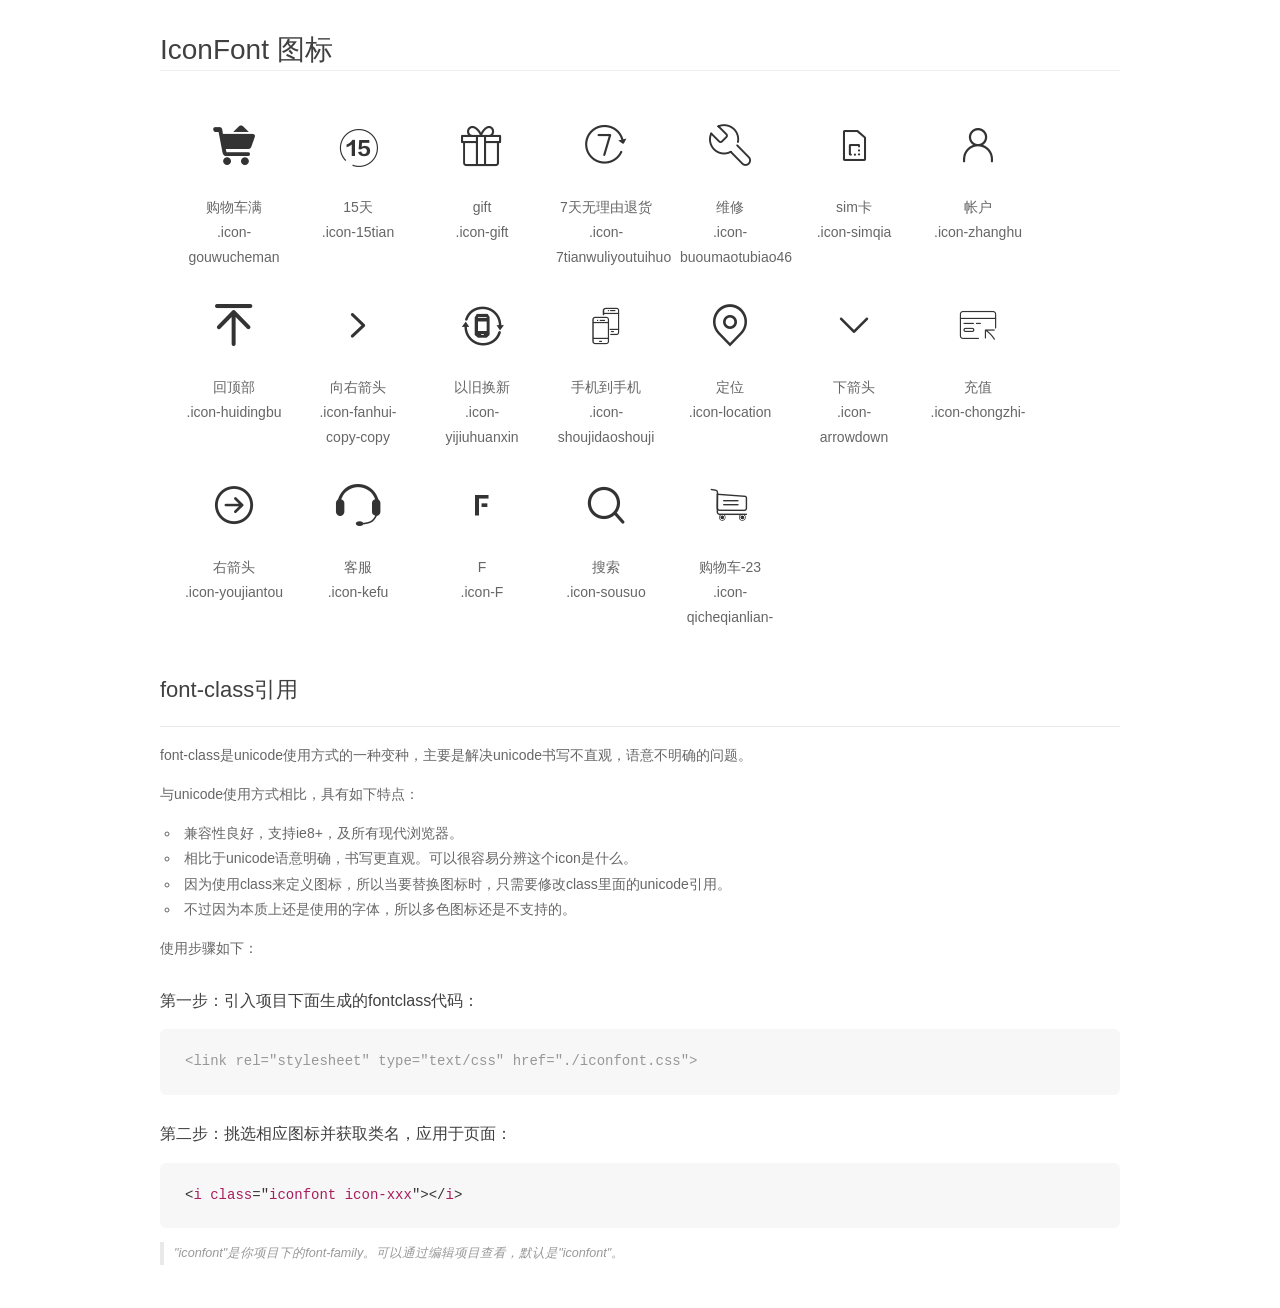
<file: mi/demo_fontclass.html>
<!DOCTYPE html>
<html>
<head>
    <meta charset="utf-8"/>
    <title>IconFont</title>
    <link rel="stylesheet" href="demo.css">
    <link rel="stylesheet" href="iconfont.css">
</head>
<body>
    <div class="main markdown">
        <h1>IconFont 图标</h1>
        <ul class="icon_lists clear">
            
                <li>
                <i class="icon iconfont icon-gouwucheman"></i>
                    <div class="name">购物车满</div>
                    <div class="fontclass">.icon-gouwucheman</div>
                </li>
            
                <li>
                <i class="icon iconfont icon-15tian"></i>
                    <div class="name">15天</div>
                    <div class="fontclass">.icon-15tian</div>
                </li>
            
                <li>
                <i class="icon iconfont icon-gift"></i>
                    <div class="name">gift</div>
                    <div class="fontclass">.icon-gift</div>
                </li>
            
                <li>
                <i class="icon iconfont icon-7tianwuliyoutuihuo"></i>
                    <div class="name">7天无理由退货</div>
                    <div class="fontclass">.icon-7tianwuliyoutuihuo</div>
                </li>
            
                <li>
                <i class="icon iconfont icon-buoumaotubiao46"></i>
                    <div class="name">维修</div>
                    <div class="fontclass">.icon-buoumaotubiao46</div>
                </li>
            
                <li>
                <i class="icon iconfont icon-simqia"></i>
                    <div class="name">sim卡</div>
                    <div class="fontclass">.icon-simqia</div>
                </li>
            
                <li>
                <i class="icon iconfont icon-zhanghu"></i>
                    <div class="name">帐户</div>
                    <div class="fontclass">.icon-zhanghu</div>
                </li>
            
                <li>
                <i class="icon iconfont icon-huidingbu"></i>
                    <div class="name">回顶部</div>
                    <div class="fontclass">.icon-huidingbu</div>
                </li>
            
                <li>
                <i class="icon iconfont icon-fanhui-copy-copy"></i>
                    <div class="name">向右箭头</div>
                    <div class="fontclass">.icon-fanhui-copy-copy</div>
                </li>
            
                <li>
                <i class="icon iconfont icon-yijiuhuanxin"></i>
                    <div class="name">以旧换新</div>
                    <div class="fontclass">.icon-yijiuhuanxin</div>
                </li>
            
                <li>
                <i class="icon iconfont icon-shoujidaoshouji"></i>
                    <div class="name">手机到手机</div>
                    <div class="fontclass">.icon-shoujidaoshouji</div>
                </li>
            
                <li>
                <i class="icon iconfont icon-location"></i>
                    <div class="name">定位</div>
                    <div class="fontclass">.icon-location</div>
                </li>
            
                <li>
                <i class="icon iconfont icon-arrowdown"></i>
                    <div class="name">下箭头</div>
                    <div class="fontclass">.icon-arrowdown</div>
                </li>
            
                <li>
                <i class="icon iconfont icon-chongzhi-"></i>
                    <div class="name">充值</div>
                    <div class="fontclass">.icon-chongzhi-</div>
                </li>
            
                <li>
                <i class="icon iconfont icon-youjiantou"></i>
                    <div class="name">右箭头</div>
                    <div class="fontclass">.icon-youjiantou</div>
                </li>
            
                <li>
                <i class="icon iconfont icon-kefu"></i>
                    <div class="name">客服</div>
                    <div class="fontclass">.icon-kefu</div>
                </li>
            
                <li>
                <i class="icon iconfont icon-F"></i>
                    <div class="name">F</div>
                    <div class="fontclass">.icon-F</div>
                </li>
            
                <li>
                <i class="icon iconfont icon-sousuo"></i>
                    <div class="name">搜索</div>
                    <div class="fontclass">.icon-sousuo</div>
                </li>
            
                <li>
                <i class="icon iconfont icon-qicheqianlian-"></i>
                    <div class="name">购物车-23</div>
                    <div class="fontclass">.icon-qicheqianlian-</div>
                </li>
            
        </ul>

        <h2 id="font-class-">font-class引用</h2>
        <hr>

        <p>font-class是unicode使用方式的一种变种，主要是解决unicode书写不直观，语意不明确的问题。</p>
        <p>与unicode使用方式相比，具有如下特点：</p>
        <ul>
        <li>兼容性良好，支持ie8+，及所有现代浏览器。</li>
        <li>相比于unicode语意明确，书写更直观。可以很容易分辨这个icon是什么。</li>
        <li>因为使用class来定义图标，所以当要替换图标时，只需要修改class里面的unicode引用。</li>
        <li>不过因为本质上还是使用的字体，所以多色图标还是不支持的。</li>
        </ul>
        <p>使用步骤如下：</p>
        <h3 id="-fontclass-">第一步：引入项目下面生成的fontclass代码：</h3>


        <pre><code class="lang-js hljs javascript"><span class="hljs-comment">&lt;link rel="stylesheet" type="text/css" href="./iconfont.css"&gt;</span></code></pre>
        <h3 id="-">第二步：挑选相应图标并获取类名，应用于页面：</h3>
        <pre><code class="lang-css hljs">&lt;<span class="hljs-selector-tag">i</span> <span class="hljs-selector-tag">class</span>="<span class="hljs-selector-tag">iconfont</span> <span class="hljs-selector-tag">icon-xxx</span>"&gt;&lt;/<span class="hljs-selector-tag">i</span>&gt;</code></pre>
        <blockquote>
        <p>"iconfont"是你项目下的font-family。可以通过编辑项目查看，默认是"iconfont"。</p>
        </blockquote>
    </div>
</body>
</html>
</file>
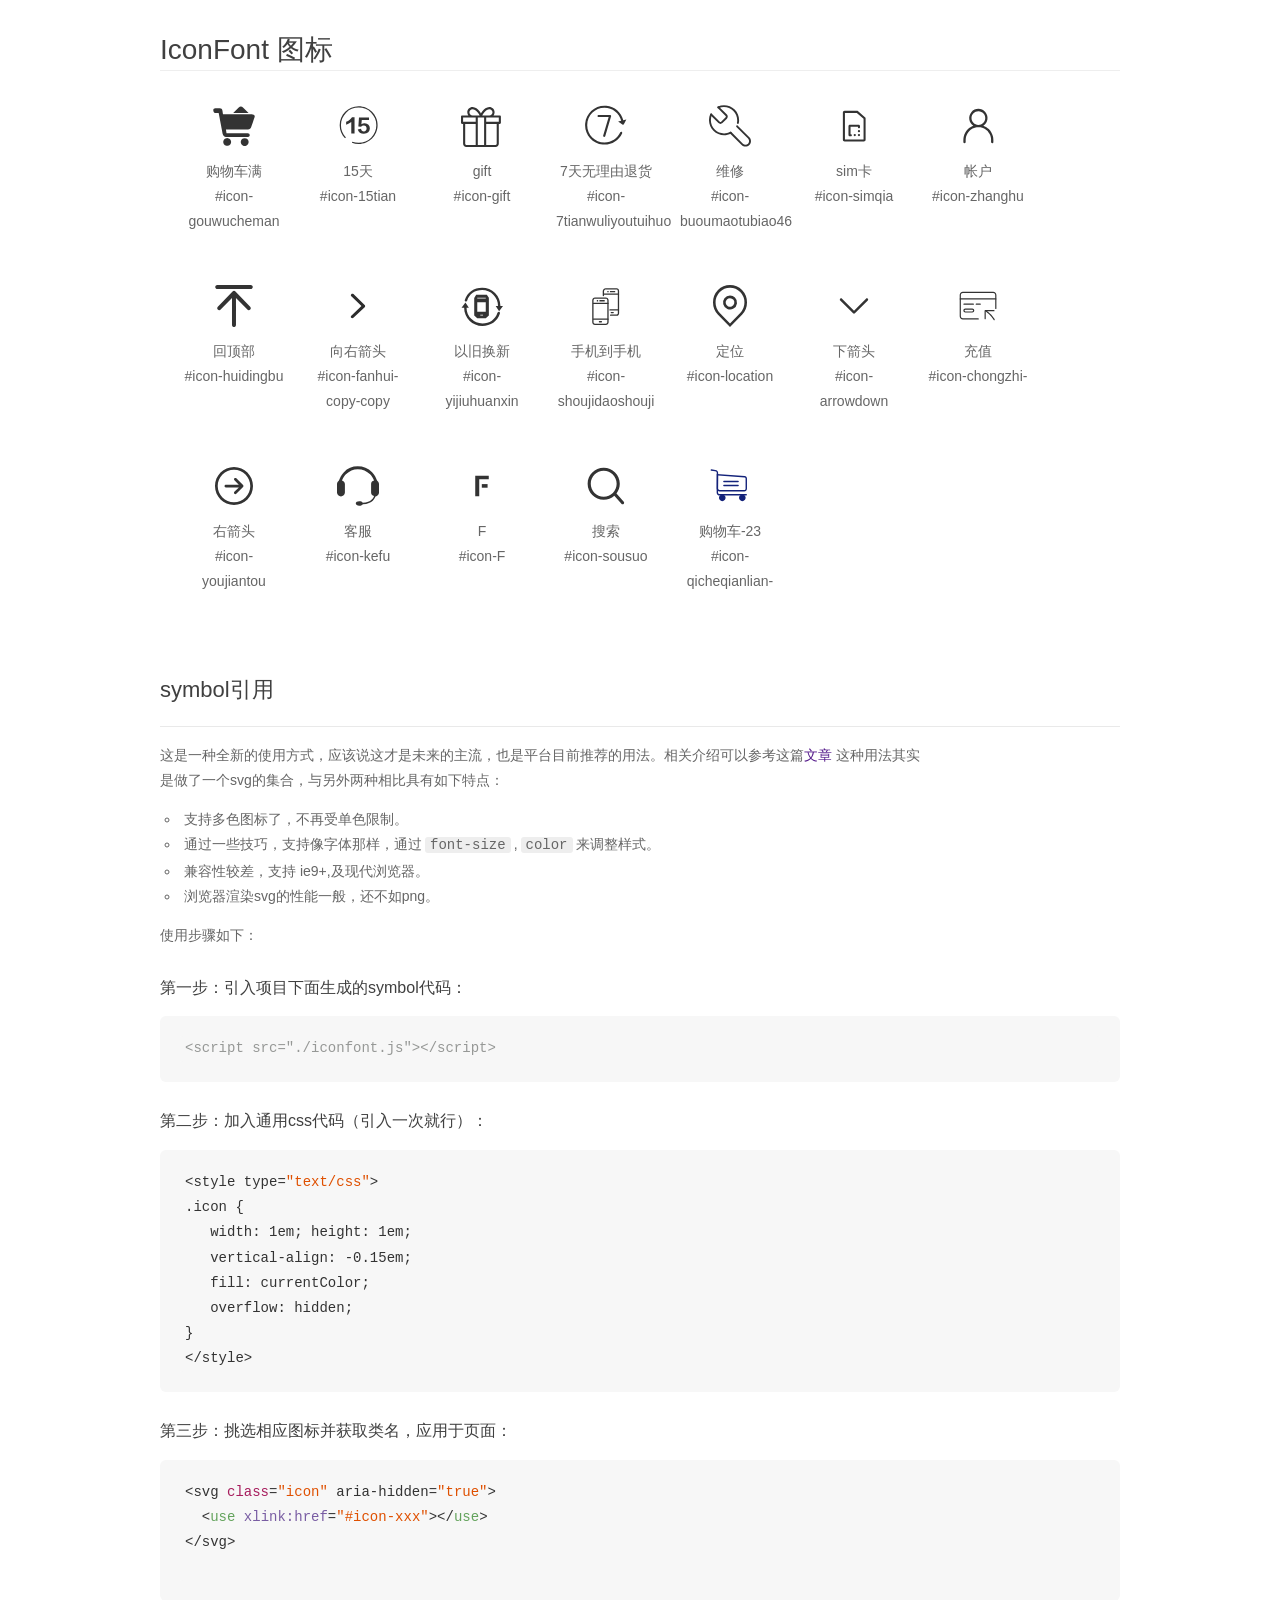
<file: mi/demo_symbol.html>
<!DOCTYPE html>
<html>
<head>
    <meta charset="utf-8"/>
    <title>IconFont</title>
    <link rel="stylesheet" href="demo.css">
    <script src="iconfont.js"></script>

    <style type="text/css">
        .icon {
          /* 通过设置 font-size 来改变图标大小 */
          width: 1em; height: 1em;
          /* 图标和文字相邻时，垂直对齐 */
          vertical-align: -0.15em;
          /* 通过设置 color 来改变 SVG 的颜色/fill */
          fill: currentColor;
          /* path 和 stroke 溢出 viewBox 部分在 IE 下会显示
             normalize.css 中也包含这行 */
          overflow: hidden;
        }

    </style>
</head>
<body>
    <div class="main markdown">
        <h1>IconFont 图标</h1>
        <ul class="icon_lists clear">
            
                <li>
                    <svg class="icon" aria-hidden="true">
                        <use xlink:href="#icon-gouwucheman"></use>
                    </svg>
                    <div class="name">购物车满</div>
                    <div class="fontclass">#icon-gouwucheman</div>
                </li>
            
                <li>
                    <svg class="icon" aria-hidden="true">
                        <use xlink:href="#icon-15tian"></use>
                    </svg>
                    <div class="name">15天</div>
                    <div class="fontclass">#icon-15tian</div>
                </li>
            
                <li>
                    <svg class="icon" aria-hidden="true">
                        <use xlink:href="#icon-gift"></use>
                    </svg>
                    <div class="name">gift</div>
                    <div class="fontclass">#icon-gift</div>
                </li>
            
                <li>
                    <svg class="icon" aria-hidden="true">
                        <use xlink:href="#icon-7tianwuliyoutuihuo"></use>
                    </svg>
                    <div class="name">7天无理由退货</div>
                    <div class="fontclass">#icon-7tianwuliyoutuihuo</div>
                </li>
            
                <li>
                    <svg class="icon" aria-hidden="true">
                        <use xlink:href="#icon-buoumaotubiao46"></use>
                    </svg>
                    <div class="name">维修</div>
                    <div class="fontclass">#icon-buoumaotubiao46</div>
                </li>
            
                <li>
                    <svg class="icon" aria-hidden="true">
                        <use xlink:href="#icon-simqia"></use>
                    </svg>
                    <div class="name">sim卡</div>
                    <div class="fontclass">#icon-simqia</div>
                </li>
            
                <li>
                    <svg class="icon" aria-hidden="true">
                        <use xlink:href="#icon-zhanghu"></use>
                    </svg>
                    <div class="name">帐户</div>
                    <div class="fontclass">#icon-zhanghu</div>
                </li>
            
                <li>
                    <svg class="icon" aria-hidden="true">
                        <use xlink:href="#icon-huidingbu"></use>
                    </svg>
                    <div class="name">回顶部</div>
                    <div class="fontclass">#icon-huidingbu</div>
                </li>
            
                <li>
                    <svg class="icon" aria-hidden="true">
                        <use xlink:href="#icon-fanhui-copy-copy"></use>
                    </svg>
                    <div class="name">向右箭头</div>
                    <div class="fontclass">#icon-fanhui-copy-copy</div>
                </li>
            
                <li>
                    <svg class="icon" aria-hidden="true">
                        <use xlink:href="#icon-yijiuhuanxin"></use>
                    </svg>
                    <div class="name">以旧换新</div>
                    <div class="fontclass">#icon-yijiuhuanxin</div>
                </li>
            
                <li>
                    <svg class="icon" aria-hidden="true">
                        <use xlink:href="#icon-shoujidaoshouji"></use>
                    </svg>
                    <div class="name">手机到手机</div>
                    <div class="fontclass">#icon-shoujidaoshouji</div>
                </li>
            
                <li>
                    <svg class="icon" aria-hidden="true">
                        <use xlink:href="#icon-location"></use>
                    </svg>
                    <div class="name">定位</div>
                    <div class="fontclass">#icon-location</div>
                </li>
            
                <li>
                    <svg class="icon" aria-hidden="true">
                        <use xlink:href="#icon-arrowdown"></use>
                    </svg>
                    <div class="name">下箭头</div>
                    <div class="fontclass">#icon-arrowdown</div>
                </li>
            
                <li>
                    <svg class="icon" aria-hidden="true">
                        <use xlink:href="#icon-chongzhi-"></use>
                    </svg>
                    <div class="name">充值</div>
                    <div class="fontclass">#icon-chongzhi-</div>
                </li>
            
                <li>
                    <svg class="icon" aria-hidden="true">
                        <use xlink:href="#icon-youjiantou"></use>
                    </svg>
                    <div class="name">右箭头</div>
                    <div class="fontclass">#icon-youjiantou</div>
                </li>
            
                <li>
                    <svg class="icon" aria-hidden="true">
                        <use xlink:href="#icon-kefu"></use>
                    </svg>
                    <div class="name">客服</div>
                    <div class="fontclass">#icon-kefu</div>
                </li>
            
                <li>
                    <svg class="icon" aria-hidden="true">
                        <use xlink:href="#icon-F"></use>
                    </svg>
                    <div class="name">F</div>
                    <div class="fontclass">#icon-F</div>
                </li>
            
                <li>
                    <svg class="icon" aria-hidden="true">
                        <use xlink:href="#icon-sousuo"></use>
                    </svg>
                    <div class="name">搜索</div>
                    <div class="fontclass">#icon-sousuo</div>
                </li>
            
                <li>
                    <svg class="icon" aria-hidden="true">
                        <use xlink:href="#icon-qicheqianlian-"></use>
                    </svg>
                    <div class="name">购物车-23</div>
                    <div class="fontclass">#icon-qicheqianlian-</div>
                </li>
            
        </ul>


        <h2 id="symbol-">symbol引用</h2>
        <hr>

        <p>这是一种全新的使用方式，应该说这才是未来的主流，也是平台目前推荐的用法。相关介绍可以参考这篇<a href="">文章</a>
        这种用法其实是做了一个svg的集合，与另外两种相比具有如下特点：</p>
        <ul>
          <li>支持多色图标了，不再受单色限制。</li>
          <li>通过一些技巧，支持像字体那样，通过<code>font-size</code>,<code>color</code>来调整样式。</li>
          <li>兼容性较差，支持 ie9+,及现代浏览器。</li>
          <li>浏览器渲染svg的性能一般，还不如png。</li>
        </ul>
        <p>使用步骤如下：</p>
        <h3 id="-symbol-">第一步：引入项目下面生成的symbol代码：</h3>
        <pre><code class="lang-js hljs javascript"><span class="hljs-comment">&lt;script src="./iconfont.js"&gt;&lt;/script&gt;</span></code></pre>
        <h3 id="-css-">第二步：加入通用css代码（引入一次就行）：</h3>
        <pre><code class="lang-js hljs javascript">&lt;style type=<span class="hljs-string">"text/css"</span>&gt;
.icon {
   width: <span class="hljs-number">1</span>em; height: <span class="hljs-number">1</span>em;
   vertical-align: <span class="hljs-number">-0.15</span>em;
   fill: currentColor;
   overflow: hidden;
}
&lt;<span class="hljs-regexp">/style&gt;</span></code></pre>
        <h3 id="-">第三步：挑选相应图标并获取类名，应用于页面：</h3>
        <pre><code class="lang-js hljs javascript">&lt;svg <span class="hljs-class"><span class="hljs-keyword">class</span></span>=<span class="hljs-string">"icon"</span> aria-hidden=<span class="hljs-string">"true"</span>&gt;<span class="xml"><span class="hljs-tag">
  &lt;<span class="hljs-name">use</span> <span class="hljs-attr">xlink:href</span>=<span class="hljs-string">"#icon-xxx"</span>&gt;</span><span class="hljs-tag">&lt;/<span class="hljs-name">use</span>&gt;</span>
</span>&lt;<span class="hljs-regexp">/svg&gt;
        </span></code></pre>
    </div>
</body>
</html>
</file>
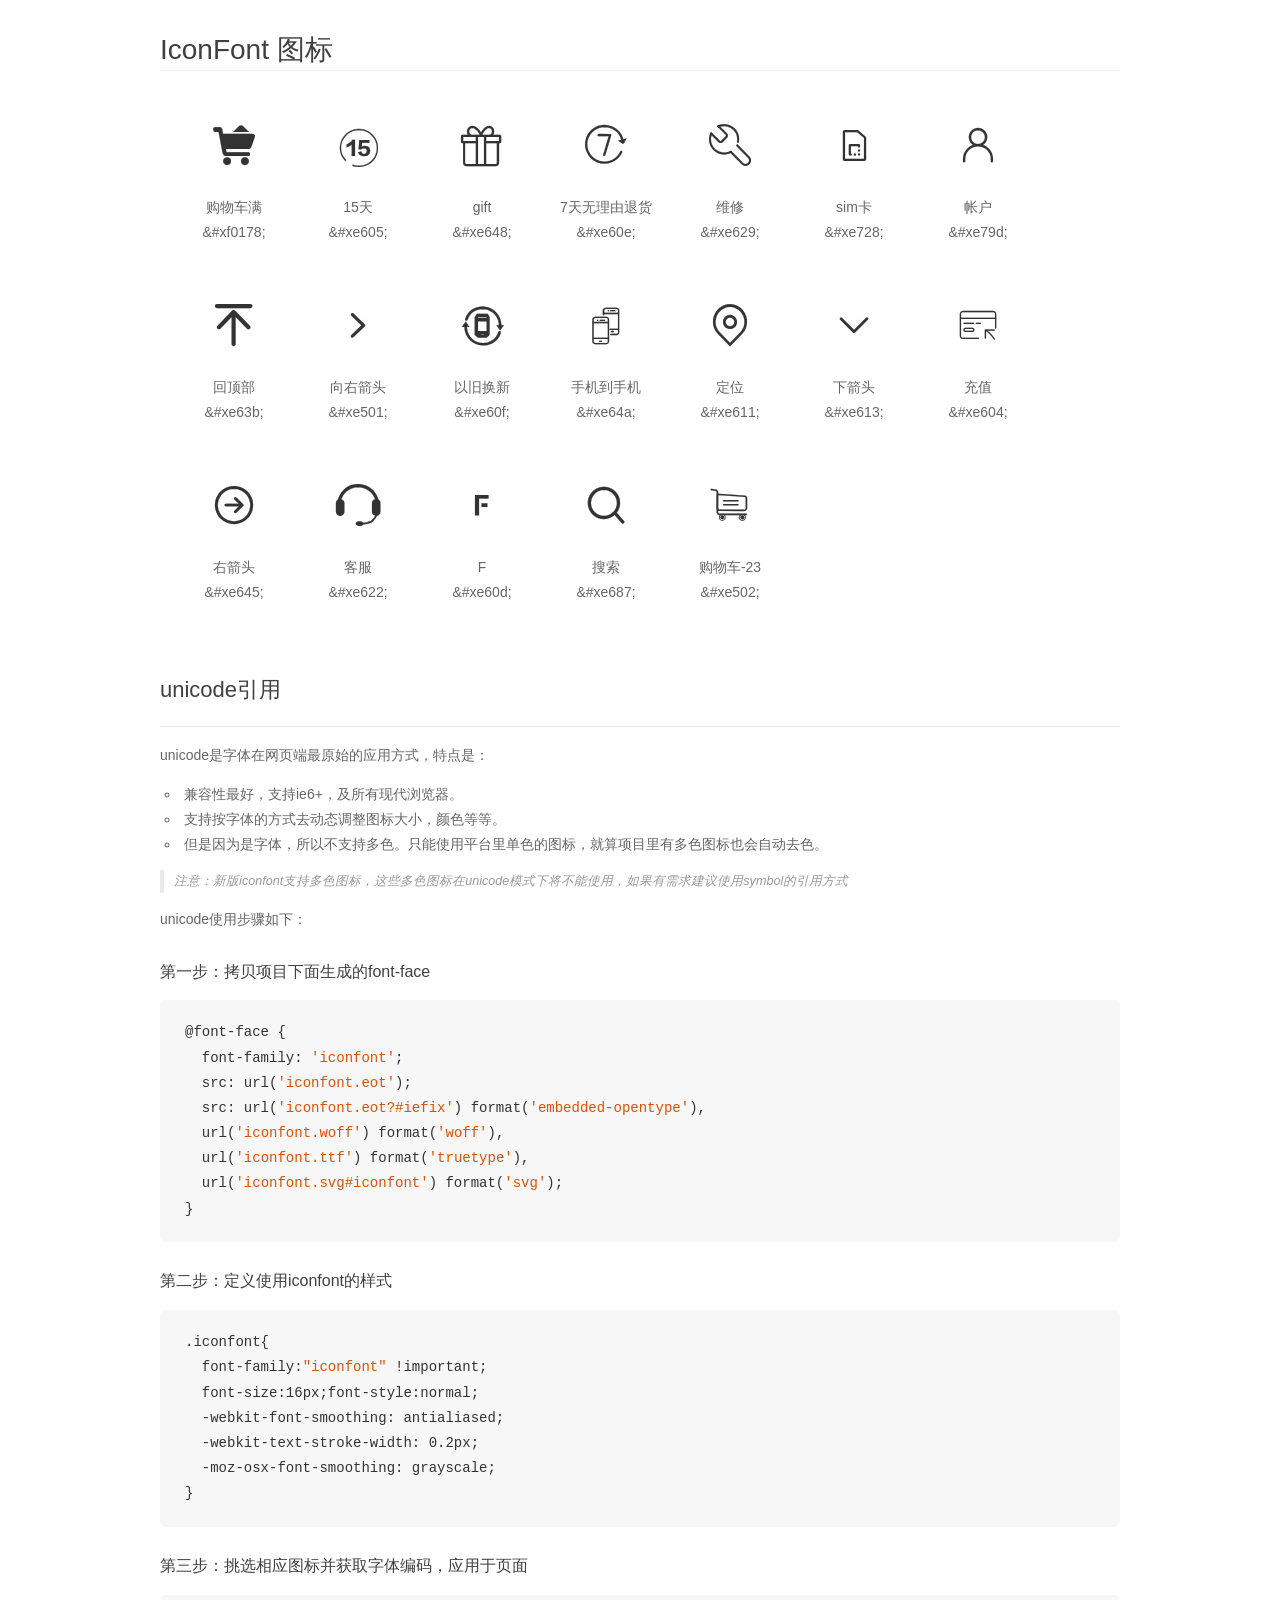
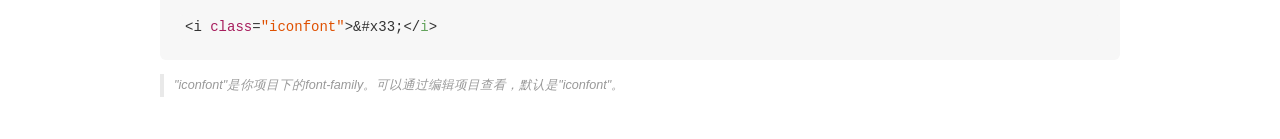
<file: mi/demo_unicode.html>
<!DOCTYPE html>
<html>
<head>
    <meta charset="utf-8"/>
    <title>IconFont</title>
    <link rel="stylesheet" href="demo.css">

    <style type="text/css">

        @font-face {font-family: "iconfont";
          src: url('iconfont.eot'); /* IE9*/
          src: url('iconfont.eot#iefix') format('embedded-opentype'), /* IE6-IE8 */
          url('iconfont.woff') format('woff'), /* chrome, firefox */
          url('iconfont.ttf') format('truetype'), /* chrome, firefox, opera, Safari, Android, iOS 4.2+*/
          url('iconfont.svg#iconfont') format('svg'); /* iOS 4.1- */
        }

        .iconfont {
          font-family:"iconfont" !important;
          font-size:16px;
          font-style:normal;
          -webkit-font-smoothing: antialiased;
          -webkit-text-stroke-width: 0.2px;
          -moz-osx-font-smoothing: grayscale;
        }

    </style>
</head>
<body>
    <div class="main markdown">
        <h1>IconFont 图标</h1>
        <ul class="icon_lists clear">
            
                <li>
                <i class="icon iconfont">&#xf0178;</i>
                    <div class="name">购物车满</div>
                    <div class="code">&amp;#xf0178;</div>
                </li>
            
                <li>
                <i class="icon iconfont">&#xe605;</i>
                    <div class="name">15天</div>
                    <div class="code">&amp;#xe605;</div>
                </li>
            
                <li>
                <i class="icon iconfont">&#xe648;</i>
                    <div class="name">gift</div>
                    <div class="code">&amp;#xe648;</div>
                </li>
            
                <li>
                <i class="icon iconfont">&#xe60e;</i>
                    <div class="name">7天无理由退货</div>
                    <div class="code">&amp;#xe60e;</div>
                </li>
            
                <li>
                <i class="icon iconfont">&#xe629;</i>
                    <div class="name">维修</div>
                    <div class="code">&amp;#xe629;</div>
                </li>
            
                <li>
                <i class="icon iconfont">&#xe728;</i>
                    <div class="name">sim卡</div>
                    <div class="code">&amp;#xe728;</div>
                </li>
            
                <li>
                <i class="icon iconfont">&#xe79d;</i>
                    <div class="name">帐户</div>
                    <div class="code">&amp;#xe79d;</div>
                </li>
            
                <li>
                <i class="icon iconfont">&#xe63b;</i>
                    <div class="name">回顶部</div>
                    <div class="code">&amp;#xe63b;</div>
                </li>
            
                <li>
                <i class="icon iconfont">&#xe501;</i>
                    <div class="name">向右箭头</div>
                    <div class="code">&amp;#xe501;</div>
                </li>
            
                <li>
                <i class="icon iconfont">&#xe60f;</i>
                    <div class="name">以旧换新</div>
                    <div class="code">&amp;#xe60f;</div>
                </li>
            
                <li>
                <i class="icon iconfont">&#xe64a;</i>
                    <div class="name">手机到手机</div>
                    <div class="code">&amp;#xe64a;</div>
                </li>
            
                <li>
                <i class="icon iconfont">&#xe611;</i>
                    <div class="name">定位</div>
                    <div class="code">&amp;#xe611;</div>
                </li>
            
                <li>
                <i class="icon iconfont">&#xe613;</i>
                    <div class="name">下箭头</div>
                    <div class="code">&amp;#xe613;</div>
                </li>
            
                <li>
                <i class="icon iconfont">&#xe604;</i>
                    <div class="name">充值</div>
                    <div class="code">&amp;#xe604;</div>
                </li>
            
                <li>
                <i class="icon iconfont">&#xe645;</i>
                    <div class="name">右箭头</div>
                    <div class="code">&amp;#xe645;</div>
                </li>
            
                <li>
                <i class="icon iconfont">&#xe622;</i>
                    <div class="name">客服</div>
                    <div class="code">&amp;#xe622;</div>
                </li>
            
                <li>
                <i class="icon iconfont">&#xe60d;</i>
                    <div class="name">F</div>
                    <div class="code">&amp;#xe60d;</div>
                </li>
            
                <li>
                <i class="icon iconfont">&#xe687;</i>
                    <div class="name">搜索</div>
                    <div class="code">&amp;#xe687;</div>
                </li>
            
                <li>
                <i class="icon iconfont">&#xe502;</i>
                    <div class="name">购物车-23</div>
                    <div class="code">&amp;#xe502;</div>
                </li>
            
        </ul>
        <h2 id="unicode-">unicode引用</h2>
        <hr>

        <p>unicode是字体在网页端最原始的应用方式，特点是：</p>
        <ul>
        <li>兼容性最好，支持ie6+，及所有现代浏览器。</li>
        <li>支持按字体的方式去动态调整图标大小，颜色等等。</li>
        <li>但是因为是字体，所以不支持多色。只能使用平台里单色的图标，就算项目里有多色图标也会自动去色。</li>
        </ul>
        <blockquote>
        <p>注意：新版iconfont支持多色图标，这些多色图标在unicode模式下将不能使用，如果有需求建议使用symbol的引用方式</p>
        </blockquote>
        <p>unicode使用步骤如下：</p>
        <h3 id="-font-face">第一步：拷贝项目下面生成的font-face</h3>
        <pre><code class="lang-js hljs javascript">@font-face {
  font-family: <span class="hljs-string">'iconfont'</span>;
  src: url(<span class="hljs-string">'iconfont.eot'</span>);
  src: url(<span class="hljs-string">'iconfont.eot?#iefix'</span>) format(<span class="hljs-string">'embedded-opentype'</span>),
  url(<span class="hljs-string">'iconfont.woff'</span>) format(<span class="hljs-string">'woff'</span>),
  url(<span class="hljs-string">'iconfont.ttf'</span>) format(<span class="hljs-string">'truetype'</span>),
  url(<span class="hljs-string">'iconfont.svg#iconfont'</span>) format(<span class="hljs-string">'svg'</span>);
}
</code></pre>
        <h3 id="-iconfont-">第二步：定义使用iconfont的样式</h3>
        <pre><code class="lang-js hljs javascript">.iconfont{
  font-family:<span class="hljs-string">"iconfont"</span> !important;
  font-size:<span class="hljs-number">16</span>px;font-style:normal;
  -webkit-font-smoothing: antialiased;
  -webkit-text-stroke-width: <span class="hljs-number">0.2</span>px;
  -moz-osx-font-smoothing: grayscale;
}
</code></pre>
        <h3 id="-">第三步：挑选相应图标并获取字体编码，应用于页面</h3>
        <pre><code class="lang-js hljs javascript">&lt;i <span class="hljs-class"><span class="hljs-keyword">class</span></span>=<span class="hljs-string">"iconfont"</span>&gt;&amp;#x33;<span class="xml"><span class="hljs-tag">&lt;/<span class="hljs-name">i</span>&gt;</span></span></code></pre>

        <blockquote>
        <p>"iconfont"是你项目下的font-family。可以通过编辑项目查看，默认是"iconfont"。</p>
        </blockquote>
    </div>


</body>
</html>
</file>
<file: mi/demo.css>
*{margin: 0;padding: 0;list-style: none;}
/*
KISSY CSS Reset
理念：1. reset 的目的不是清除浏览器的默认样式，这仅是部分工作。清除和重置是紧密不可分的。
2. reset 的目的不是让默认样式在所有浏览器下一致，而是减少默认样式有可能带来的问题。
3. reset 期望提供一套普适通用的基础样式。但没有银弹，推荐根据具体需求，裁剪和修改后再使用。
特色：1. 适应中文；2. 基于最新主流浏览器。
维护：玉伯<lifesinger@gmail.com>, 正淳<ragecarrier@gmail.com>
 */

/** 清除内外边距 **/
body, h1, h2, h3, h4, h5, h6, hr, p, blockquote, /* structural elements 结构元素 */
dl, dt, dd, ul, ol, li, /* list elements 列表元素 */
pre, /* text formatting elements 文本格式元素 */
form, fieldset, legend, button, input, textarea, /* form elements 表单元素 */
th, td /* table elements 表格元素 */ {
  margin: 0;
  padding: 0;
}

/** 设置默认字体 **/
body,
button, input, select, textarea /* for ie */ {
  font: 12px/1.5 tahoma, arial, \5b8b\4f53, sans-serif;
}
h1, h2, h3, h4, h5, h6 { font-size: 100%; }
address, cite, dfn, em, var { font-style: normal; } /* 将斜体扶正 */
code, kbd, pre, samp { font-family: courier new, courier, monospace; } /* 统一等宽字体 */
small { font-size: 12px; } /* 小于 12px 的中文很难阅读，让 small 正常化 */

/** 重置列表元素 **/
ul, ol { list-style: none; }

/** 重置文本格式元素 **/
a { text-decoration: none; }
a:hover { text-decoration: underline; }


/** 重置表单元素 **/
legend { color: #000; } /* for ie6 */
fieldset, img { border: 0; } /* img 搭车：让链接里的 img 无边框 */
button, input, select, textarea { font-size: 100%; } /* 使得表单元素在 ie 下能继承字体大小 */
/* 注：optgroup 无法扶正 */

/** 重置表格元素 **/
table { border-collapse: collapse; border-spacing: 0; }

/* 清除浮动 */
.ks-clear:after, .clear:after {
  content: '\20';
  display: block;
  height: 0;
  clear: both;
}
.ks-clear, .clear {
  *zoom: 1;
}

.main {
  padding: 30px 100px;
width: 960px;
margin: 0 auto;
}
.main h1{font-size:36px; color:#333; text-align:left;margin-bottom:30px; border-bottom: 1px solid #eee;}

.helps{margin-top:40px;}
.helps pre{
  padding:20px;
  margin:10px 0;
  border:solid 1px #e7e1cd;
  background-color: #fffdef;
  overflow: auto;
}

.icon_lists{
  width: 100% !important;

}

.icon_lists li{
  float:left;
  width: 100px;
  height:180px;
  text-align: center;
  list-style: none !important;
}
.icon_lists .icon{
  font-size: 42px;
  line-height: 100px;
  margin: 10px 0;
  color:#333;
  -webkit-transition: font-size 0.25s ease-out 0s;
  -moz-transition: font-size 0.25s ease-out 0s;
  transition: font-size 0.25s ease-out 0s;

}
.icon_lists .icon:hover{
  font-size: 100px;
}



.markdown {
  color: #666;
  font-size: 14px;
  line-height: 1.8;
}

.highlight {
  line-height: 1.5;
}

.markdown img {
  vertical-align: middle;
  max-width: 100%;
}

.markdown h1 {
  color: #404040;
  font-weight: 500;
  line-height: 40px;
  margin-bottom: 24px;
}

.markdown h2,
.markdown h3,
.markdown h4,
.markdown h5,
.markdown h6 {
  color: #404040;
  margin: 1.6em 0 0.6em 0;
  font-weight: 500;
  clear: both;
}

.markdown h1 {
  font-size: 28px;
}

.markdown h2 {
  font-size: 22px;
}

.markdown h3 {
  font-size: 16px;
}

.markdown h4 {
  font-size: 14px;
}

.markdown h5 {
  font-size: 12px;
}

.markdown h6 {
  font-size: 12px;
}

.markdown hr {
  height: 1px;
  border: 0;
  background: #e9e9e9;
  margin: 16px 0;
  clear: both;
}

.markdown p,
.markdown pre {
  margin: 1em 0;
}

.markdown > p,
.markdown > blockquote,
.markdown > .highlight,
.markdown > ol,
.markdown > ul {
  width: 80%;
}

.markdown ul > li {
  list-style: circle;
}

.markdown > ul li,
.markdown blockquote ul > li {
  margin-left: 20px;
  padding-left: 4px;
}

.markdown > ul li p,
.markdown > ol li p {
  margin: 0.6em 0;
}

.markdown ol > li {
  list-style: decimal;
}

.markdown > ol li,
.markdown blockquote ol > li {
  margin-left: 20px;
  padding-left: 4px;
}

.markdown code {
  margin: 0 3px;
  padding: 0 5px;
  background: #eee;
  border-radius: 3px;
}

.markdown pre {
  border-radius: 6px;
  background: #f7f7f7;
  padding: 20px;
}

.markdown pre code {
  border: none;
  background: #f7f7f7;
  margin: 0;
}

.markdown strong,
.markdown b {
  font-weight: 600;
}

.markdown > table {
  border-collapse: collapse;
  border-spacing: 0px;
  empty-cells: show;
  border: 1px solid #e9e9e9;
  width: 95%;
  margin-bottom: 24px;
}

.markdown > table th {
  white-space: nowrap;
  color: #333;
  font-weight: 600;

}

.markdown > table th,
.markdown > table td {
  border: 1px solid #e9e9e9;
  padding: 8px 16px;
  text-align: left;
}

.markdown > table th {
  background: #F7F7F7;
}

.markdown blockquote {
  font-size: 90%;
  color: #999;
  border-left: 4px solid #e9e9e9;
  padding-left: 0.8em;
  margin: 1em 0;
  font-style: italic;
}

.markdown blockquote p {
  margin: 0;
}

.markdown .anchor {
  opacity: 0;
  transition: opacity 0.3s ease;
  margin-left: 8px;
}

.markdown .waiting {
  color: #ccc;
}

.markdown h1:hover .anchor,
.markdown h2:hover .anchor,
.markdown h3:hover .anchor,
.markdown h4:hover .anchor,
.markdown h5:hover .anchor,
.markdown h6:hover .anchor {
  opacity: 1;
  display: inline-block;
}

.markdown > br,
.markdown > p > br {
  clear: both;
}


.hljs {
  display: block;
  background: white;
  padding: 0.5em;
  color: #333333;
  overflow-x: auto;
}

.hljs-comment,
.hljs-meta {
  color: #969896;
}

.hljs-string,
.hljs-variable,
.hljs-template-variable,
.hljs-strong,
.hljs-emphasis,
.hljs-quote {
  color: #df5000;
}

.hljs-keyword,
.hljs-selector-tag,
.hljs-type {
  color: #a71d5d;
}

.hljs-literal,
.hljs-symbol,
.hljs-bullet,
.hljs-attribute {
  color: #0086b3;
}

.hljs-section,
.hljs-name {
  color: #63a35c;
}

.hljs-tag {
  color: #333333;
}

.hljs-title,
.hljs-attr,
.hljs-selector-id,
.hljs-selector-class,
.hljs-selector-attr,
.hljs-selector-pseudo {
  color: #795da3;
}

.hljs-addition {
  color: #55a532;
  background-color: #eaffea;
}

.hljs-deletion {
  color: #bd2c00;
  background-color: #ffecec;
}

.hljs-link {
  text-decoration: underline;
}

pre{
  background: #fff;
}
</file>
<file: mi/iconfont.css>
@font-face {font-family: "iconfont";
  src: url('iconfont.eot?t=1527684164453'); /* IE9*/
  src: url('iconfont.eot?t=1527684164453#iefix') format('embedded-opentype'), /* IE6-IE8 */
  url('[data-uri]') format('woff'),
  url('iconfont.ttf?t=1527684164453') format('truetype'), /* chrome, firefox, opera, Safari, Android, iOS 4.2+*/
  url('iconfont.svg?t=1527684164453#iconfont') format('svg'); /* iOS 4.1- */
}

.iconfont {
  font-family:"iconfont" !important;
  font-size:16px;
  font-style:normal;
  -webkit-font-smoothing: antialiased;
  -moz-osx-font-smoothing: grayscale;
}

.icon-gouwucheman:before { content: "\f0178"; }

.icon-15tian:before { content: "\e605"; }

.icon-gift:before { content: "\e648"; }

.icon-7tianwuliyoutuihuo:before { content: "\e60e"; }

.icon-buoumaotubiao46:before { content: "\e629"; }

.icon-simqia:before { content: "\e728"; }

.icon-zhanghu:before { content: "\e79d"; }

.icon-huidingbu:before { content: "\e63b"; }

.icon-fanhui-copy-copy:before { content: "\e501"; }

.icon-yijiuhuanxin:before { content: "\e60f"; }

.icon-shoujidaoshouji:before { content: "\e64a"; }

.icon-location:before { content: "\e611"; }

.icon-arrowdown:before { content: "\e613"; }

.icon-chongzhi-:before { content: "\e604"; }

.icon-youjiantou:before { content: "\e645"; }

.icon-kefu:before { content: "\e622"; }

.icon-F:before { content: "\e60d"; }

.icon-sousuo:before { content: "\e687"; }

.icon-qicheqianlian-:before { content: "\e502"; }
</file>
